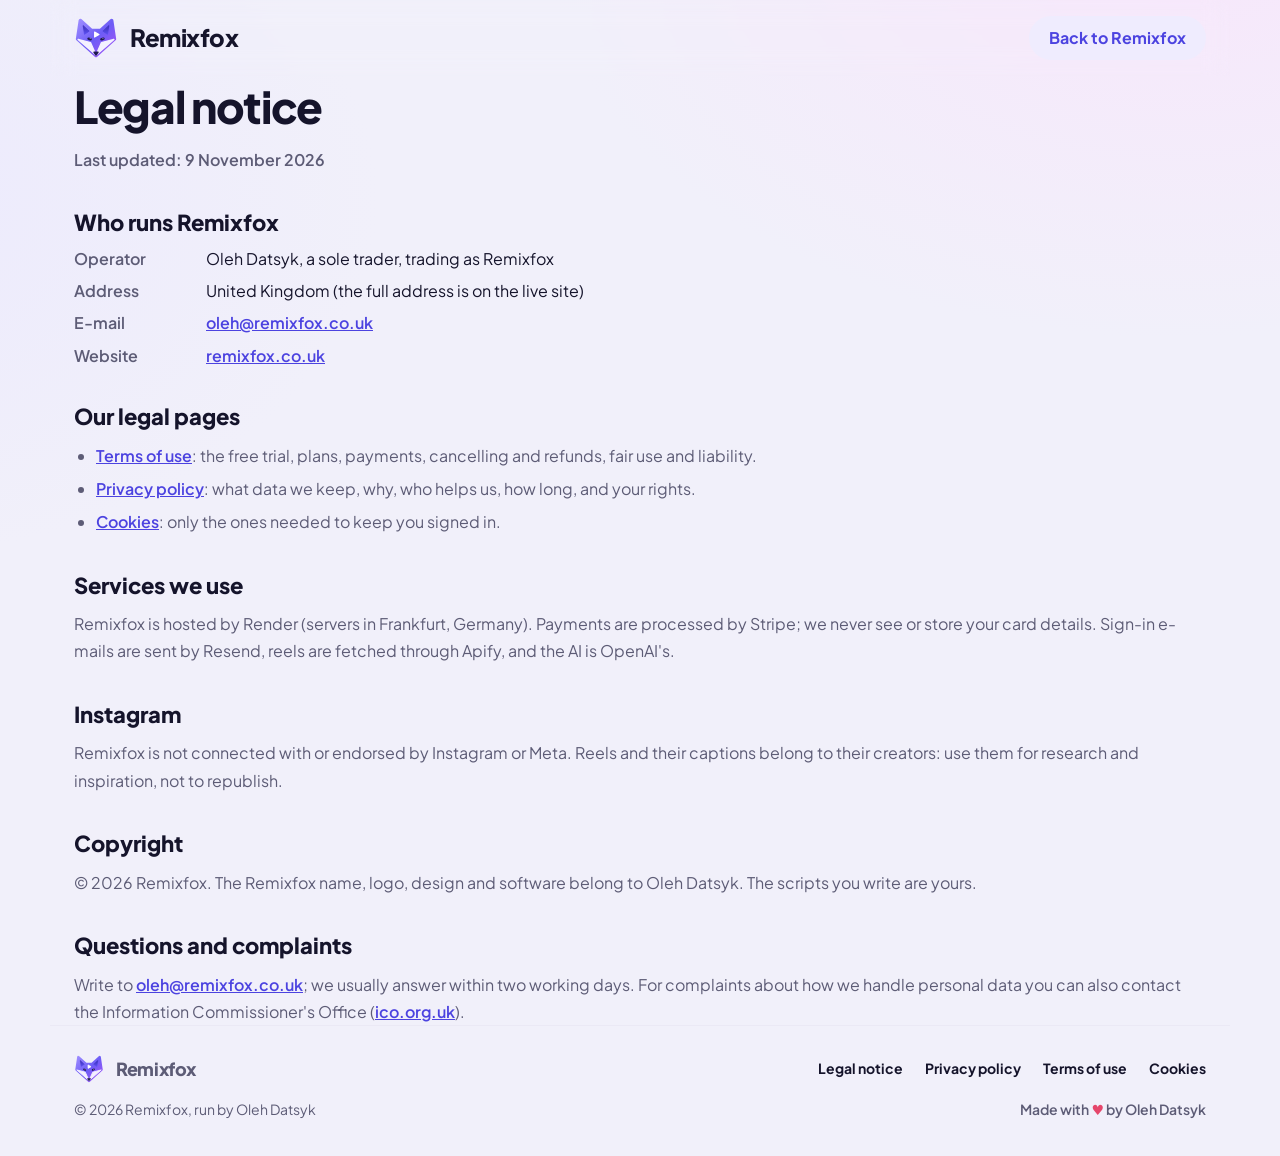
<file: public/legal.html>
<!doctype html>
<html lang="en-GB">
<head>
  <meta charset="utf-8">
  <meta name="viewport" content="width=device-width, initial-scale=1, viewport-fit=cover">
  <title>Legal notice · Remixfox</title>
  <meta name="description" content="Who runs Remixfox, how to contact us, and the legal pages.">
  <link rel="canonical" href="https://remixfox.co.uk/legal.html">
  <link rel="icon" href="logo.svg" type="image/svg+xml">
  <link rel="apple-touch-icon" href="apple-touch-icon.png">
  <link rel="preload" href="fonts/plus-jakarta-sans-latin.woff2" as="font" type="font/woff2" crossorigin>
  <link rel="stylesheet" href="styles.css">
  <link rel="stylesheet" href="welcome.css">
  <script>
    try {
      const t = localStorage.getItem('theme');
      if (t === 'light' || t === 'dark') document.documentElement.dataset.theme = t;
    } catch (e) {}
  </script>
</head>
<body class="welcome">
  <header class="w-top">
    <a class="w-brand" href="/" aria-label="Remixfox home"><img src="logo.svg" alt="" width="44" height="44"><span>Remixfox</span></a>
    <nav class="w-links" aria-label="Page"><a class="w-signin" href="/">Back to Remixfox</a></nav>
  </header>

  <main class="w-doc">
    <h1>Legal notice</h1>
    <p class="w-updated">Last updated: 9 November 2026</p>

    <h2 id="operator">Who runs Remixfox</h2>
    <dl class="w-facts">
      <div><dt>Operator</dt><dd>Oleh Datsyk, a sole trader, trading as Remixfox</dd></div>
      <div><dt>Address</dt><dd>United Kingdom (the full address is on the live site)</dd></div>
      <div><dt>E-mail</dt><dd><a href="mailto:oleh@remixfox.co.uk">oleh@remixfox.co.uk</a></dd></div>
      <div><dt>Website</dt><dd><a href="https://remixfox.co.uk">remixfox.co.uk</a></dd></div>
    </dl>

    <h2 id="documents">Our legal pages</h2>
    <ul>
      <li><a href="terms.html">Terms of use</a>: the free trial, plans, payments, cancelling and refunds, fair use and liability.</li>
      <li><a href="privacy.html">Privacy policy</a>: what data we keep, why, who helps us, how long, and your rights.</li>
      <li><a href="privacy.html#cookies">Cookies</a>: only the ones needed to keep you signed in.</li>
    </ul>

    <h2 id="providers">Services we use</h2>
    <p>Remixfox is hosted by Render (servers in Frankfurt, Germany). Payments are processed by Stripe; we never see or
      store your card details. Sign-in e-mails are sent by Resend, reels are fetched through Apify, and the AI is
      OpenAI's.</p>

    <h2 id="instagram">Instagram</h2>
    <p>Remixfox is not connected with or endorsed by Instagram or Meta. Reels and their captions belong to their
      creators: use them for research and inspiration, not to republish.</p>

    <h2 id="copyright">Copyright</h2>
    <p>© 2026 Remixfox. The Remixfox name, logo, design and software belong to Oleh Datsyk. The scripts you write are yours.</p>

    <h2 id="complaints">Questions and complaints</h2>
    <p>Write to <a href="mailto:oleh@remixfox.co.uk">oleh@remixfox.co.uk</a>; we usually answer within two working days. For complaints about
      how we handle personal data you can also contact the Information Commissioner's Office
      (<a href="https://ico.org.uk" rel="noopener">ico.org.uk</a>).</p>
  </main>

  <footer class="w-foot">
    <a class="w-brand w-foot-brand" href="/"><img src="logo.svg" alt="" width="30" height="30"><span>Remixfox</span></a>
    <nav aria-label="Legal">
      <a href="legal.html">Legal notice</a>
      <a href="privacy.html">Privacy policy</a>
      <a href="terms.html">Terms of use</a>
      <a href="privacy.html#cookies">Cookies</a>
    </nav>
    <div class="w-foot-bottom">
      <span>© 2026 Remixfox, run by Oleh Datsyk</span>
      <span class="w-credit">Made with <span class="w-heart" role="img" aria-label="love">♥</span> by Oleh Datsyk</span>
    </div>
  </footer>
</body>
</html>
</file>
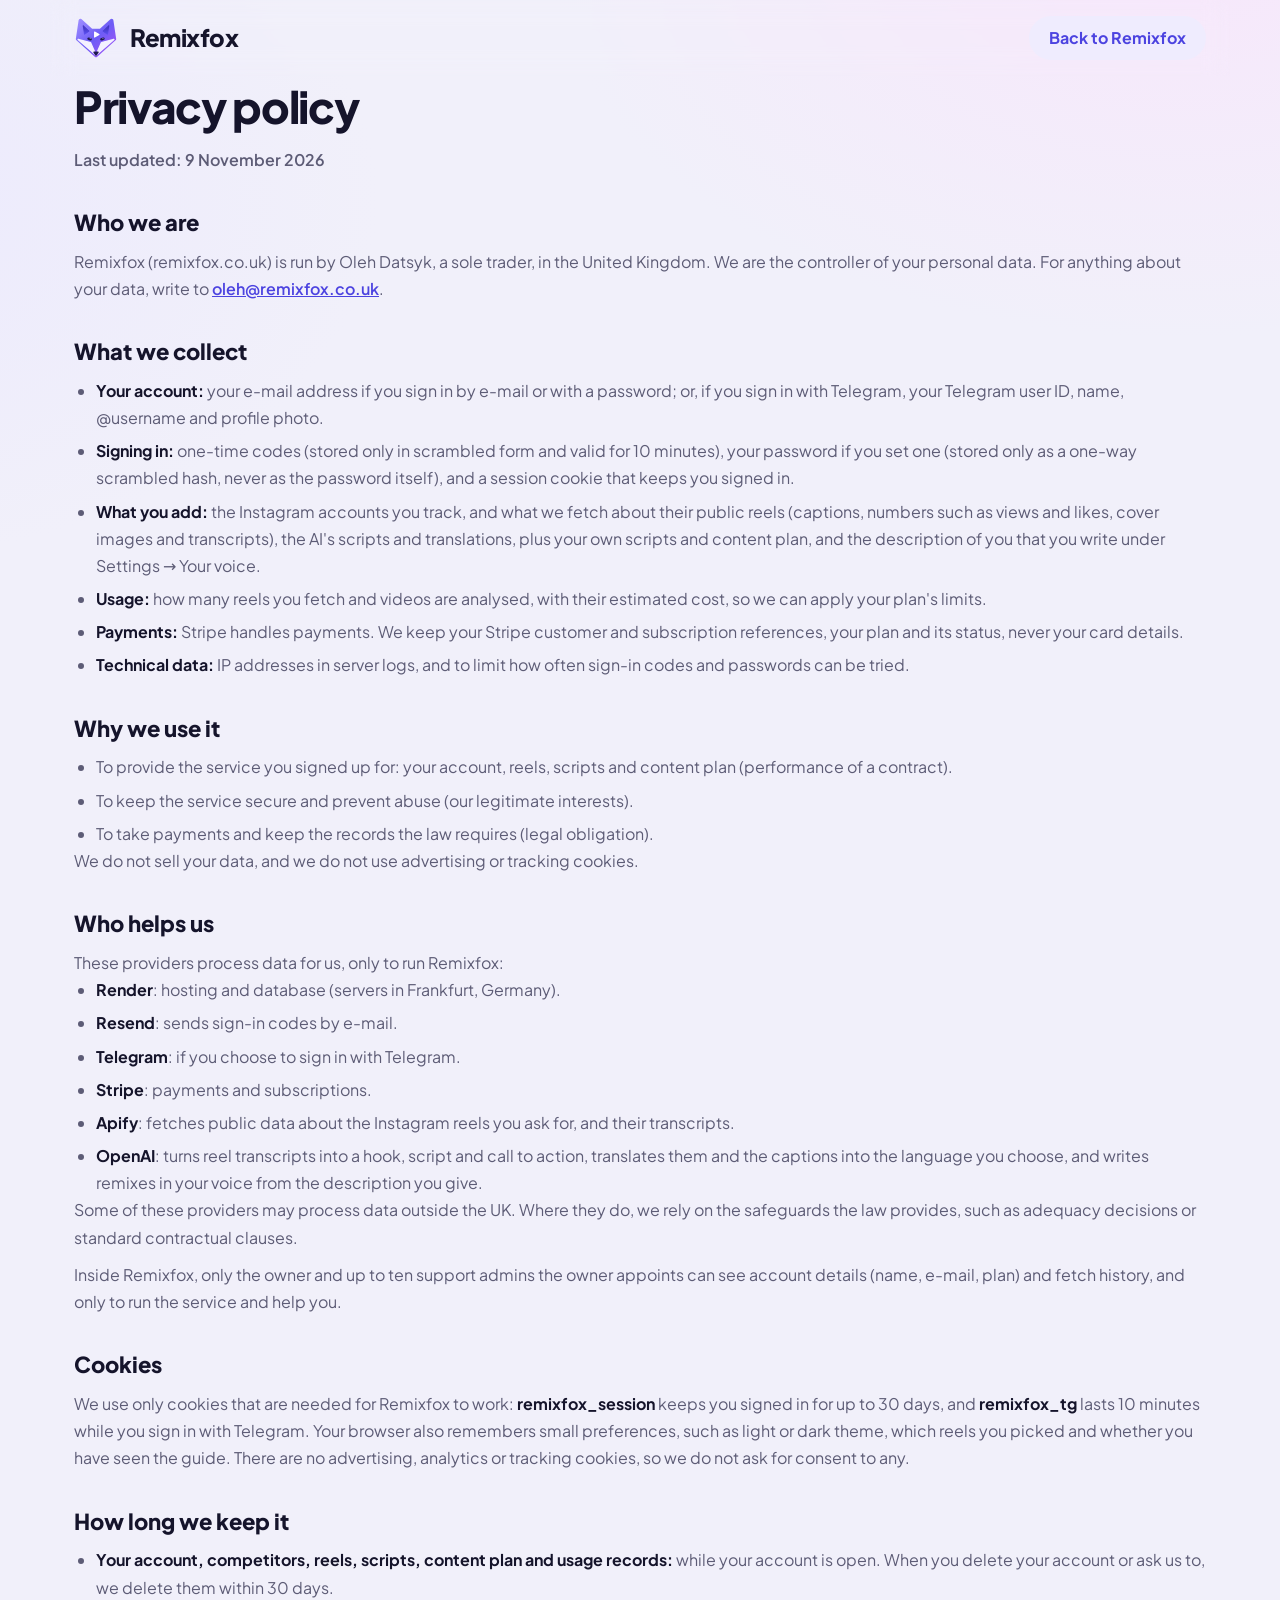
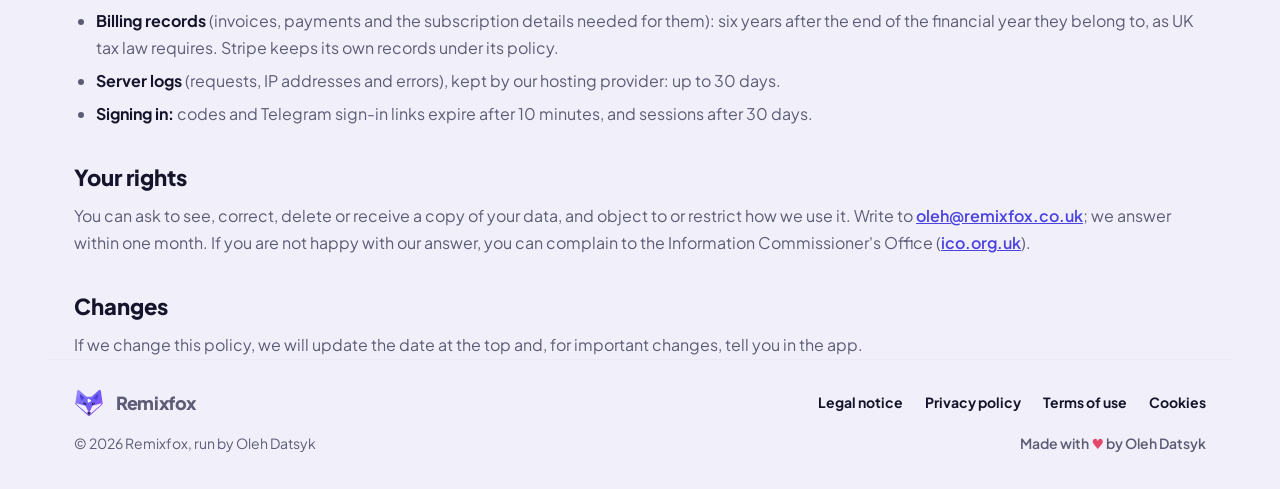
<file: public/privacy.html>
<!doctype html>
<html lang="en-GB">
<head>
  <meta charset="utf-8">
  <meta name="viewport" content="width=device-width, initial-scale=1, viewport-fit=cover">
  <title>Privacy policy · Remixfox</title>
  <meta name="description" content="How Remixfox collects, uses and protects your personal data.">
  <link rel="canonical" href="https://remixfox.co.uk/privacy.html">
  <link rel="icon" href="logo.svg" type="image/svg+xml">
  <link rel="apple-touch-icon" href="apple-touch-icon.png">
  <link rel="preload" href="fonts/plus-jakarta-sans-latin.woff2" as="font" type="font/woff2" crossorigin>
  <link rel="stylesheet" href="styles.css">
  <link rel="stylesheet" href="welcome.css">
  <script>
    try {
      const t = localStorage.getItem('theme');
      if (t === 'light' || t === 'dark') document.documentElement.dataset.theme = t;
    } catch (e) {}
  </script>
</head>
<body class="welcome">
  <header class="w-top">
    <a class="w-brand" href="/" aria-label="Remixfox home"><img src="logo.svg" alt="" width="44" height="44"><span>Remixfox</span></a>
    <nav class="w-links" aria-label="Page"><a class="w-signin" href="/">Back to Remixfox</a></nav>
  </header>

  <main class="w-doc">
    <h1>Privacy policy</h1>
    <p class="w-updated">Last updated: 9 November 2026</p>

    <h2 id="who">Who we are</h2>
    <p>Remixfox (remixfox.co.uk) is run by Oleh Datsyk, a sole trader, in the United Kingdom. We are the controller of your
      personal data. For anything about your data, write to <a href="mailto:oleh@remixfox.co.uk">oleh@remixfox.co.uk</a>.</p>

    <h2 id="collect">What we collect</h2>
    <ul>
      <li><b>Your account:</b> your e-mail address if you sign in by e-mail or with a password; or, if you sign in with
        Telegram, your Telegram user ID, name, @username and profile photo.</li>
      <li><b>Signing in:</b> one-time codes (stored only in scrambled form and valid for 10 minutes), your password if
        you set one (stored only as a one-way scrambled hash, never as the password itself), and a session cookie that
        keeps you signed in.</li>
      <li><b>What you add:</b> the Instagram accounts you track, and what we fetch about their public reels (captions,
        numbers such as views and likes, cover images and transcripts), the AI's scripts and translations, plus your
        own scripts and content plan, and the description of you that you write under Settings → Your voice.</li>
      <li><b>Usage:</b> how many reels you fetch and videos are analysed, with their estimated cost, so we can apply
        your plan's limits.</li>
      <li><b>Payments:</b> Stripe handles payments. We keep your Stripe customer and subscription references, your plan
        and its status, never your card details.</li>
      <li><b>Technical data:</b> IP addresses in server logs, and to limit how often sign-in codes and passwords can be
        tried.</li>
    </ul>

    <h2 id="why">Why we use it</h2>
    <ul>
      <li>To provide the service you signed up for: your account, reels, scripts and content plan (performance of a contract).</li>
      <li>To keep the service secure and prevent abuse (our legitimate interests).</li>
      <li>To take payments and keep the records the law requires (legal obligation).</li>
    </ul>
    <p>We do not sell your data, and we do not use advertising or tracking cookies.</p>

    <h2 id="processors">Who helps us</h2>
    <p>These providers process data for us, only to run Remixfox:</p>
    <ul>
      <li><b>Render</b>: hosting and database (servers in Frankfurt, Germany).</li>
      <li><b>Resend</b>: sends sign-in codes by e-mail.</li>
      <li><b>Telegram</b>: if you choose to sign in with Telegram.</li>
      <li><b>Stripe</b>: payments and subscriptions.</li>
      <li><b>Apify</b>: fetches public data about the Instagram reels you ask for, and their transcripts.</li>
      <li><b>OpenAI</b>: turns reel transcripts into a hook, script and call to action, translates them and the
        captions into the language you choose, and writes remixes in your voice from the description you give.</li>
    </ul>
    <p>Some of these providers may process data outside the UK. Where they do, we rely on the safeguards the law
      provides, such as adequacy decisions or standard contractual clauses.</p>
    <p>Inside Remixfox, only the owner and up to ten support admins the owner appoints can see account details (name,
      e-mail, plan) and fetch history, and only to run the service and help you.</p>

    <h2 id="cookies">Cookies</h2>
    <p>We use only cookies that are needed for Remixfox to work: <b>remixfox_session</b> keeps you signed in for up to
      30 days, and <b>remixfox_tg</b> lasts 10 minutes while you sign in with Telegram. Your browser also remembers small
      preferences, such as light or dark theme, which reels you picked and whether you have seen the guide. There are no
      advertising, analytics or tracking cookies, so we do not ask for consent to any.</p>

    <h2 id="retention">How long we keep it</h2>
    <ul>
      <li><b>Your account, competitors, reels, scripts, content plan and usage records:</b> while your account is open.
        When you delete your account or ask us to, we delete them within 30 days.</li>
      <li><b>Billing records</b> (invoices, payments and the subscription details needed for them): six years after the
        end of the financial year they belong to, as UK tax law requires. Stripe keeps its own records under its policy.</li>
      <li><b>Server logs</b> (requests, IP addresses and errors), kept by our hosting provider: up to 30 days.</li>
      <li><b>Signing in:</b> codes and Telegram sign-in links expire after 10 minutes, and sessions after 30 days.</li>
    </ul>

    <h2 id="rights">Your rights</h2>
    <p>You can ask to see, correct, delete or receive a copy of your data, and object to or restrict how we use it. Write
      to <a href="mailto:oleh@remixfox.co.uk">oleh@remixfox.co.uk</a>; we answer within one month. If you are not happy with our answer, you can
      complain to the Information Commissioner's Office (<a href="https://ico.org.uk" rel="noopener">ico.org.uk</a>).</p>

    <h2 id="changes">Changes</h2>
    <p>If we change this policy, we will update the date at the top and, for important changes, tell you in the app.</p>
  </main>

  <footer class="w-foot">
    <a class="w-brand w-foot-brand" href="/"><img src="logo.svg" alt="" width="30" height="30"><span>Remixfox</span></a>
    <nav aria-label="Legal">
      <a href="legal.html">Legal notice</a>
      <a href="privacy.html">Privacy policy</a>
      <a href="terms.html">Terms of use</a>
      <a href="privacy.html#cookies">Cookies</a>
    </nav>
    <div class="w-foot-bottom">
      <span>© 2026 Remixfox, run by Oleh Datsyk</span>
      <span class="w-credit">Made with <span class="w-heart" role="img" aria-label="love">♥</span> by Oleh Datsyk</span>
    </div>
  </footer>
</body>
</html>
</file>
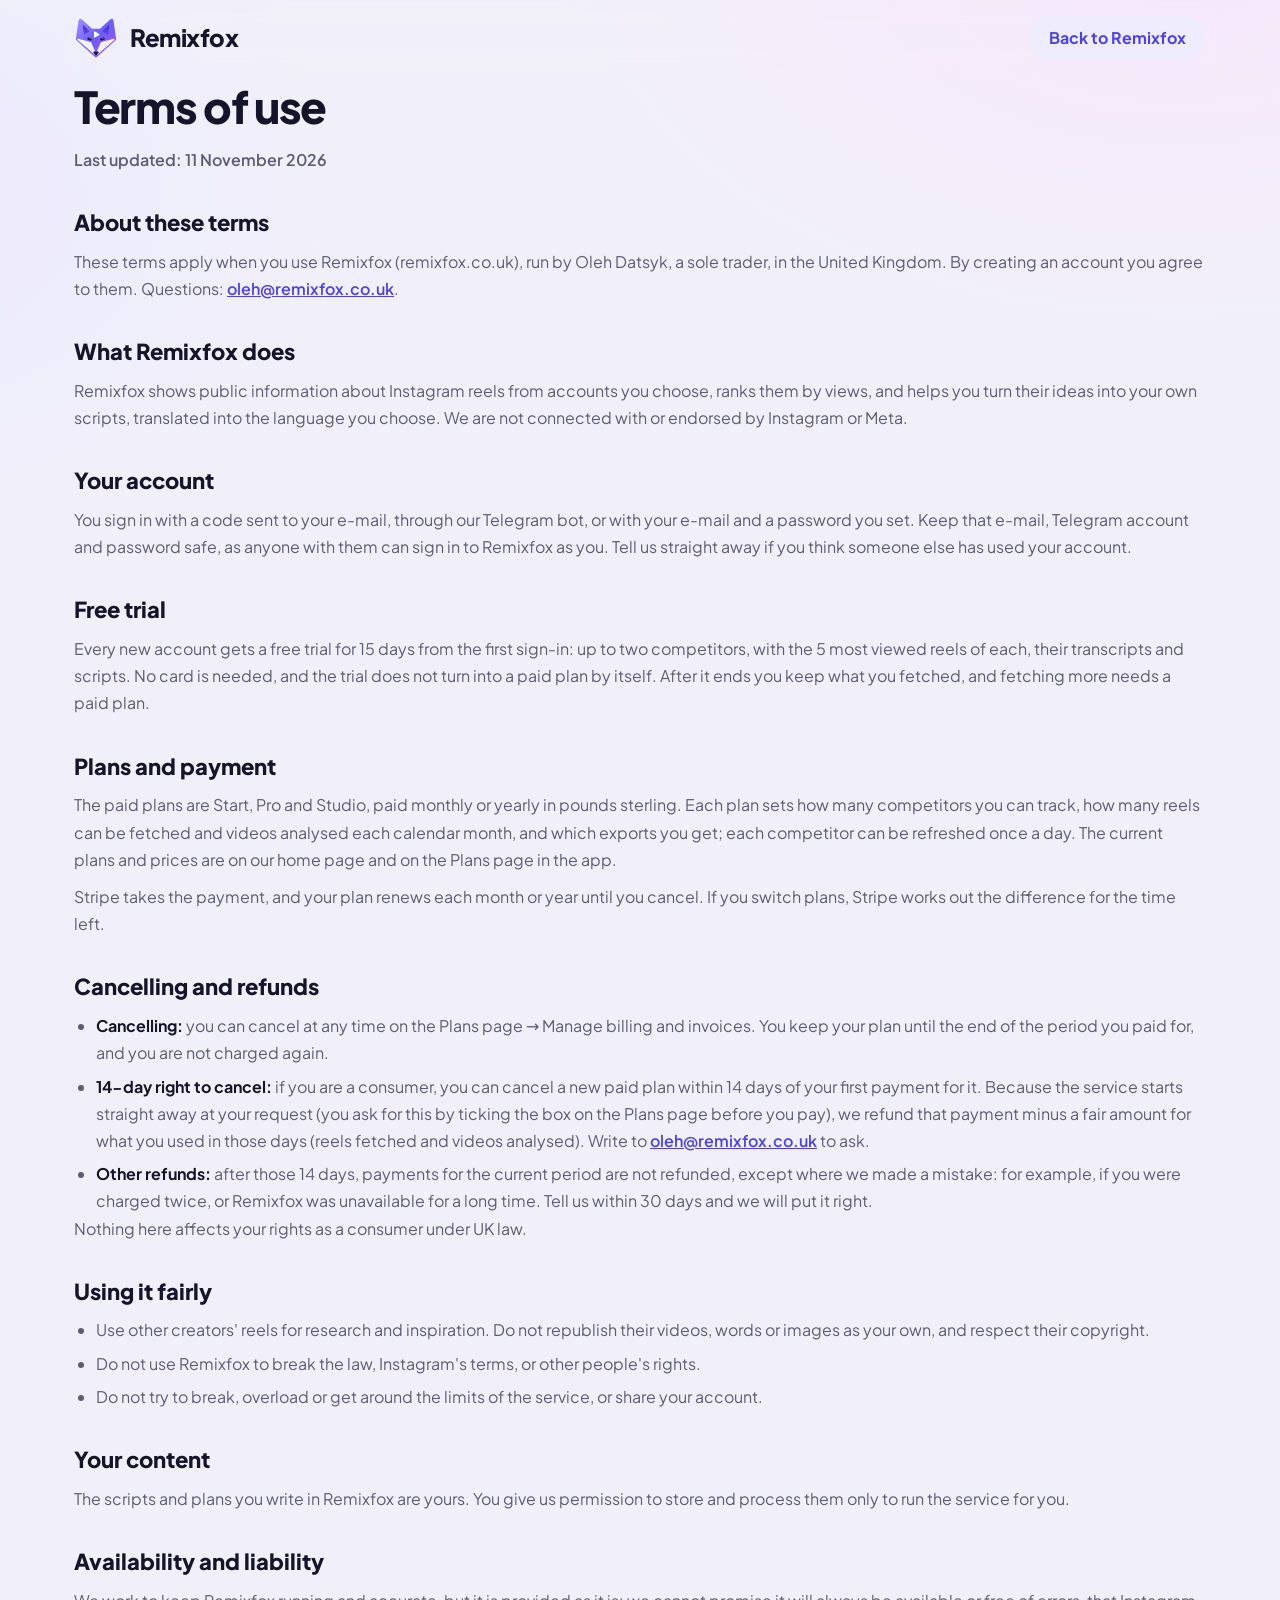
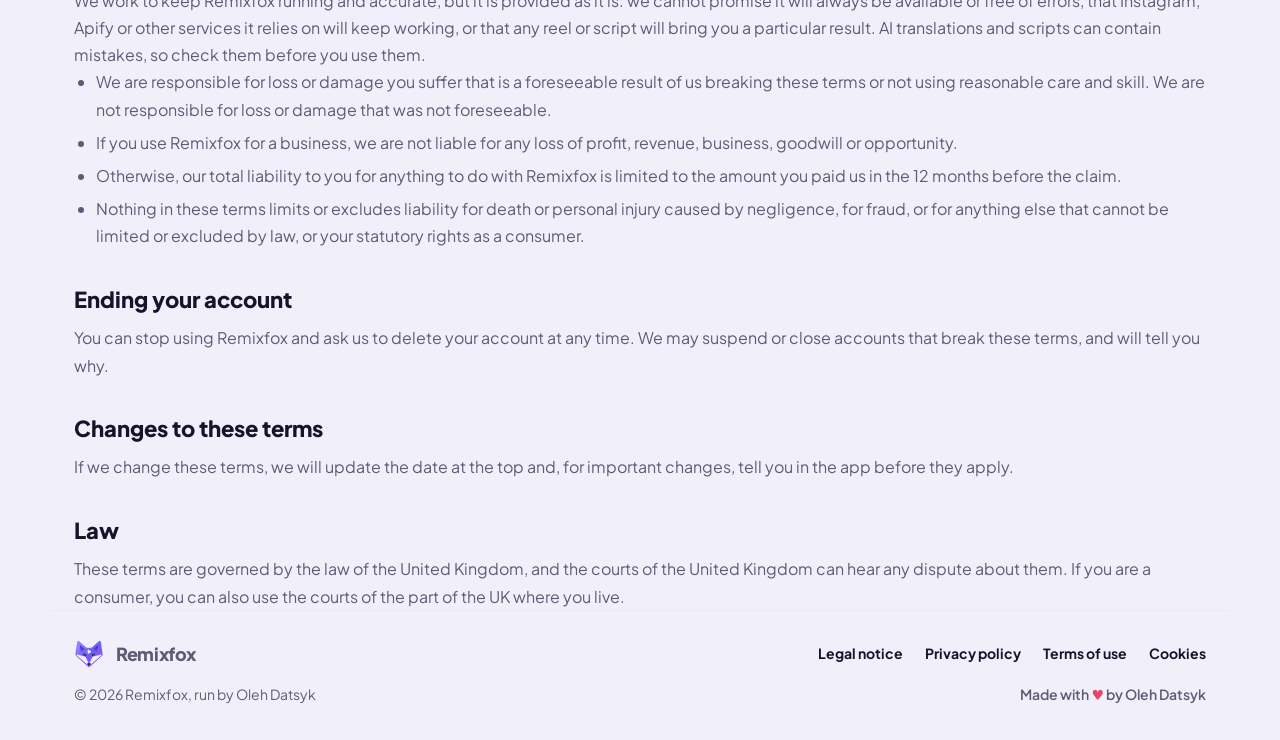
<file: public/terms.html>
<!doctype html>
<html lang="en-GB">
<head>
  <meta charset="utf-8">
  <meta name="viewport" content="width=device-width, initial-scale=1, viewport-fit=cover">
  <title>Terms of use · Remixfox</title>
  <meta name="description" content="The terms for using Remixfox: accounts, the free trial, plans and payments, cancelling and refunds, and fair use.">
  <link rel="canonical" href="https://remixfox.co.uk/terms.html">
  <link rel="icon" href="logo.svg" type="image/svg+xml">
  <link rel="apple-touch-icon" href="apple-touch-icon.png">
  <link rel="preload" href="fonts/plus-jakarta-sans-latin.woff2" as="font" type="font/woff2" crossorigin>
  <link rel="stylesheet" href="styles.css">
  <link rel="stylesheet" href="welcome.css">
  <script>
    try {
      const t = localStorage.getItem('theme');
      if (t === 'light' || t === 'dark') document.documentElement.dataset.theme = t;
    } catch (e) {}
  </script>
</head>
<body class="welcome">
  <header class="w-top">
    <a class="w-brand" href="/" aria-label="Remixfox home"><img src="logo.svg" alt="" width="44" height="44"><span>Remixfox</span></a>
    <nav class="w-links" aria-label="Page"><a class="w-signin" href="/">Back to Remixfox</a></nav>
  </header>

  <main class="w-doc">
    <h1>Terms of use</h1>
    <p class="w-updated">Last updated: 11 November 2026</p>

    <h2 id="about">About these terms</h2>
    <p>These terms apply when you use Remixfox (remixfox.co.uk), run by Oleh Datsyk, a sole trader, in the United Kingdom. By
      creating an account you agree to them. Questions: <a href="mailto:oleh@remixfox.co.uk">oleh@remixfox.co.uk</a>.</p>

    <h2 id="service">What Remixfox does</h2>
    <p>Remixfox shows public information about Instagram reels from accounts you choose, ranks them by views, and
      helps you turn their ideas into your own scripts, translated into the language you choose. We are not connected
      with or endorsed by Instagram or Meta.</p>

    <h2 id="account">Your account</h2>
    <p>You sign in with a code sent to your e-mail, through our Telegram bot, or with your e-mail and a password you set.
      Keep that e-mail, Telegram account and password safe, as anyone with them can sign in to Remixfox as you. Tell us
      straight away if you think someone else has used your account.</p>

    <h2 id="trial">Free trial</h2>
    <p>Every new account gets a free trial for 15 days from the first sign-in: up to two competitors, with the 5 most
      viewed reels of each, their transcripts and scripts. No card is needed, and the trial does not turn into a paid
      plan by itself. After it ends you keep what you fetched, and fetching more needs a paid plan.</p>

    <h2 id="plans">Plans and payment</h2>
    <p>The paid plans are Start, Pro and Studio, paid monthly or yearly in pounds sterling. Each plan sets how many
      competitors you can track, how many reels can be fetched and videos analysed each calendar month, and which
      exports you get; each competitor can be refreshed once a day. The current plans and prices are on our home page
      and on the Plans page in the app.</p>
    <p>Stripe takes the payment, and your plan renews each month or year until you cancel. If you switch plans, Stripe
      works out the difference for the time left.</p>

    <h2 id="cancel">Cancelling and refunds</h2>
    <ul>
      <li><b>Cancelling:</b> you can cancel at any time on the Plans page → Manage billing and invoices. You keep your plan
        until the end of the period you paid for, and you are not charged again.</li>
      <li><b>14-day right to cancel:</b> if you are a consumer, you can cancel a new paid plan within 14 days of your first
        payment for it. Because the service starts straight away at your request (you ask for this by ticking the box on the Plans
        page before you pay), we refund that payment minus a fair
        amount for what you used in those days (reels fetched and videos analysed). Write to
        <a href="mailto:oleh@remixfox.co.uk">oleh@remixfox.co.uk</a> to ask.</li>
      <li><b>Other refunds:</b> after those 14 days, payments for the current period are not refunded, except where we
        made a mistake: for example, if you were charged twice, or Remixfox was unavailable for a long time. Tell us within
        30 days and we will put it right.</li>
    </ul>
    <p>Nothing here affects your rights as a consumer under UK law.</p>

    <h2 id="fair-use">Using it fairly</h2>
    <ul>
      <li>Use other creators' reels for research and inspiration. Do not republish their videos, words or images as
        your own, and respect their copyright.</li>
      <li>Do not use Remixfox to break the law, Instagram's terms, or other people's rights.</li>
      <li>Do not try to break, overload or get around the limits of the service, or share your account.</li>
    </ul>

    <h2 id="content">Your content</h2>
    <p>The scripts and plans you write in Remixfox are yours. You give us permission to store and process them only to
      run the service for you.</p>

    <h2 id="liability">Availability and liability</h2>
    <p>We work to keep Remixfox running and accurate, but it is provided as it is: we cannot promise it will always be
      available or free of errors, that Instagram, Apify or other services it relies on will keep working, or that any
      reel or script will bring you a particular result. AI translations and scripts can contain mistakes, so check them
      before you use them.</p>
    <ul>
      <li>We are responsible for loss or damage you suffer that is a foreseeable result of us breaking these terms or not
        using reasonable care and skill. We are not responsible for loss or damage that was not foreseeable.</li>
      <li>If you use Remixfox for a business, we are not liable for any loss of profit, revenue, business, goodwill or
        opportunity.</li>
      <li>Otherwise, our total liability to you for anything to do with Remixfox is limited to the amount you paid us in
        the 12 months before the claim.</li>
      <li>Nothing in these terms limits or excludes liability for death or personal injury caused by negligence, for
        fraud, or for anything else that cannot be limited or excluded by law, or your statutory rights as a consumer.</li>
    </ul>

    <h2 id="ending">Ending your account</h2>
    <p>You can stop using Remixfox and ask us to delete your account at any time. We may suspend or close accounts that
      break these terms, and will tell you why.</p>

    <h2 id="changes">Changes to these terms</h2>
    <p>If we change these terms, we will update the date at the top and, for important changes, tell you in the app
      before they apply.</p>

    <h2 id="law">Law</h2>
    <p>These terms are governed by the law of the United Kingdom, and the courts of the United Kingdom can hear any
      dispute about them. If you are a consumer, you can also use the courts of the part of the UK where you live.</p>
  </main>

  <footer class="w-foot">
    <a class="w-brand w-foot-brand" href="/"><img src="logo.svg" alt="" width="30" height="30"><span>Remixfox</span></a>
    <nav aria-label="Legal">
      <a href="legal.html">Legal notice</a>
      <a href="privacy.html">Privacy policy</a>
      <a href="terms.html">Terms of use</a>
      <a href="privacy.html#cookies">Cookies</a>
    </nav>
    <div class="w-foot-bottom">
      <span>© 2026 Remixfox, run by Oleh Datsyk</span>
      <span class="w-credit">Made with <span class="w-heart" role="img" aria-label="love">♥</span> by Oleh Datsyk</span>
    </div>
  </footer>
</body>
</html>
</file>
<file: public/styles.css>
/* ---------- Font (our own copy, preloaded in index.html; licence in fonts/OFL.txt) ---------- */
@font-face {
  font-family: "Plus Jakarta Sans";
  font-style: normal;
  font-weight: 400 800;
  font-display: swap;
  src: url("fonts/plus-jakarta-sans-latin.woff2") format("woff2");
}

/* ---------- Tokens ---------- */
:root {
  --bg: #f1f0fa;
  --surface: #fcfbfe;
  --panel-border: #e4e2f0;
  --text: #15142b;
  --muted: #5d5c76;
  --border: #ebe9f5;
  --input-border: #e4e2f0;
  --primary: #5b4ff0;
  --primary-2: #7466f6;
  --soft: #efecfe;
  --soft-hover: #e5e1fd;
  --soft-text: #4c43e0;
  --remix: #8338e6;
  --nav-active-bg: #ecebfd;
  --nav-active-text: #4338ca;
  --sun-bg: #fdf1df;
  --sun: #f5a524;
  --blob-a: #f7e7fb;
  --blob-b: #eceafd;
  --shadow: 0 1px 2px rgba(35, 25, 110, 0.04), 0 8px 24px rgba(35, 25, 110, 0.05);
  --shadow-btn: 0 10px 22px rgba(91, 79, 240, 0.28);
  --toast-bg: #15142b;
  --toast-text: #ffffff;
  --danger: #d93a41;
  --success: #12a150;
  --placeholder: #a9a7bf;
  --skeleton: #ebe9f5;
  --skeleton-shine: #f6f5fb;
  color-scheme: light;
}

/* The design reference is light, so dark mode is opt-in via the toggle only. */
:root[data-theme="dark"] {
  --bg: #0c0b17;
  --surface: #15142a;
  --panel-border: #29274c;
  --text: #f2f1ff;
  --muted: #a4a2c3;
  --border: #262446;
  --input-border: #2e2c52;
  --soft: #23204a;
  --soft-hover: #2c2858;
  --soft-text: #b7afff;
  --remix: #c49bff;
  --nav-active-bg: #252152;
  --nav-active-text: #c3bcff;
  --sun-bg: #23204a;
  --sun: #c3bcff;
  --blob-a: #2a1d43;
  --blob-b: #1c1a3a;
  --shadow: 0 1px 2px rgba(0, 0, 0, 0.3), 0 14px 36px rgba(0, 0, 0, 0.35);
  --toast-bg: #f2f1ff;
  --toast-text: #15142b;
  --danger: #ff7a80;
  --success: #4ade80;
  --placeholder: #5f5d80;
  --skeleton: #1d1b38;
  --skeleton-shine: #26244a;
  color-scheme: dark;
}

/* ---------- Base ---------- */
*, *::before, *::after { box-sizing: border-box; }

html, body { height: 100%; }

body {
  margin: 0;
  background: var(--bg);
  color: var(--text);
  font-family: "Plus Jakarta Sans", ui-sans-serif, system-ui, -apple-system, "Segoe UI", sans-serif;
  font-size: 16px;
  line-height: 1.4;
  -webkit-font-smoothing: antialiased;
}

button, input { font: inherit; color: inherit; }
button { cursor: pointer; }
h1, h2, h3, p { margin: 0; }
ul { list-style: none; margin: 0; padding: 0; }
[hidden] { display: none !important; }

.icon { width: 22px; height: 22px; flex: none; }

:focus-visible { outline: 3px solid var(--primary-2); outline-offset: 2px; }

.visually-hidden {
  position: absolute; width: 1px; height: 1px; margin: -1px; padding: 0;
  overflow: hidden; clip: rect(0 0 0 0); white-space: nowrap; border: 0;
}

/* ---------- Layout ---------- */
.app {
  display: grid;
  grid-template-columns: 293px minmax(0, 1fr) 406px;
  gap: 3px;
  height: 100vh;
  height: 100dvh;
  padding: 13px 12px 14px;
}

.panel {
  background: var(--surface);
  border: 1px solid var(--panel-border);
  border-radius: 26px;
  box-shadow: var(--shadow);
  overflow: auto;
  scrollbar-width: thin;
  scrollbar-color: var(--border) transparent;
}

/* ---------- Buttons ---------- */
.btn {
  display: inline-flex;
  align-items: center;
  justify-content: center;
  gap: 12px;
  border: 0;
  font-weight: 700;
  white-space: nowrap;
  transition: background-color 0.15s ease, transform 0.15s ease, box-shadow 0.15s ease, filter 0.15s ease;
}
.btn:active { transform: translateY(1px); }

.btn-primary {
  width: 100%;
  height: 63px;
  border-radius: 16px;
  color: #fff;
  font-size: 22px;
  background: linear-gradient(90deg, #5546ee, #6f60f6);
  box-shadow: var(--shadow-btn);
}
.btn-primary:hover { filter: brightness(1.06); }

.btn-soft {
  height: 68px;
  padding: 0 38px;
  border-radius: 999px;
  background: var(--soft);
  color: var(--soft-text);
  font-size: 24px;
  font-weight: 600;
  gap: 16px;
}
.btn-soft:hover { background: var(--soft-hover); }
.btn-soft .icon { width: 28px; height: 28px; }
.btn-soft.is-spinning .icon { animation: spin 0.8s linear infinite; }

.btn-gradient {
  flex: none;
  width: 100%;
  height: 72px;
  border-radius: 18px;
  color: #fff;
  font-size: 22px;
  font-weight: 600;
  background: linear-gradient(90deg, #a06cf5 0%, #7a5cf4 45%, #5b4ff0 100%);
  box-shadow: var(--shadow-btn);
}
.btn-gradient:hover { filter: brightness(1.06); }

@keyframes spin { to { transform: rotate(360deg); } }

/* ---------- Sidebar ---------- */
.sidebar {
  position: relative;
  display: flex;
  flex-direction: column;
  padding: 49px 18px 30px 28px;
}
/* Plans and prices, from every screen: a pill beside the logo (in the top bar on phones). */
.plans-pill {
  position: absolute;
  top: 56px;
  right: 18px;
  display: inline-flex;
  align-items: center;
  gap: 6px;
  height: 36px;
  padding: 0 14px 0 10px;
  border: 1px solid color-mix(in srgb, var(--primary-2) 35%, transparent);
  border-radius: 999px;
  background: var(--soft);
  color: var(--soft-text);
  font-size: 14px;
  font-weight: 700;
  transition: background-color 0.2s ease, transform 0.2s ease;
}
.plans-pill .icon { width: 16px; height: 16px; }
.plans-pill:hover { background: var(--soft-hover); transform: translateY(-1px); }

.brand {
  display: flex;
  flex-direction: column;
  align-items: flex-start;
  gap: 8px;
  padding-left: 24px;
  margin-bottom: 38px;
}
.brand-logo { width: 84px; height: auto; display: block; }
a.brand { color: inherit; text-decoration: none; border-radius: 18px; }
/* The owner and admins have one more tab (Admin): the menu tightens a little so it fits. */
@media (min-width: 1101px) {
  html.is-staff .brand { margin-bottom: 26px; }
  html.is-staff .nav { gap: 6px; }
  html.is-staff .sidebar .nav-item, html.is-staff .sidebar .nav-item[data-view="plan"] { height: 54px; }
}
a.brand:hover .brand-name { color: var(--soft-text); }
.brand-name { font-size: 28px; font-weight: 800; letter-spacing: -0.02em; }

.nav { display: flex; flex-direction: column; gap: 8px; }

.nav-item {
  display: flex;
  align-items: center;
  gap: 18px;
  height: 62px;
  padding: 0 22px;
  border: 0;
  border-radius: 999px;
  background: transparent;
  font-size: 21px;
  font-weight: 500;
  text-align: left;
  transition: background-color 0.15s ease, color 0.15s ease;
}
.nav-item .icon { width: 32px; height: 32px; }
.nav-item { white-space: nowrap; }
.nav-item[data-view="plan"] { gap: 14px; padding-right: 12px; }
.nav-count {
  margin-left: auto;
  min-width: 22px;
  padding: 1px 6px;
  border-radius: 999px;
  background: var(--primary);
  color: #fff;
  font-size: 13px;
  font-weight: 700;
  line-height: 1.5;
  text-align: center;
}
.nav-item:hover { background: var(--soft); }
.nav-phone { display: none; }
.nav-item.is-active {
  background: var(--nav-active-bg);
  color: var(--nav-active-text);
  font-weight: 600;
}

.divider {
  border: 0;
  border-top: 1px solid var(--border);
  margin: 34px 4px 34px 8px;
}

.add-competitor { padding: 0 0 0 9px; }
.add-competitor h2 { font-size: 24px; font-weight: 800; letter-spacing: -0.02em; margin-bottom: 12px; }
.add-competitor p { color: var(--muted); font-size: 19px; line-height: 1.6; margin-bottom: 18px; max-width: 232px; }

#competitor-form { display: flex; flex-direction: column; gap: 27px; }

#competitor-form input {
  width: 100%;
  height: 62px;
  padding: 0 16px;
  border: 1px solid var(--input-border);
  border-radius: 16px;
  background: var(--surface);
  font-size: 18px;
  font-weight: 500;
  text-overflow: ellipsis;
  transition: border-color 0.15s ease, box-shadow 0.15s ease;
}
#competitor-form input::placeholder { color: var(--placeholder); opacity: 1; }
#competitor-form input:focus { outline: none; border-color: var(--primary-2); box-shadow: 0 0 0 4px var(--soft); }
#competitor-form input[aria-invalid="true"] { border-color: #e5484d; }

.sidebar-footer {
  margin-top: auto;
  padding: 32px 5px 0 8px;
  display: flex;
  align-items: center;
  justify-content: space-between;
}

.settings {
  display: inline-flex;
  align-items: center;
  gap: 14px;
  padding: 8px 0;
  border: 0;
  background: none;
  color: var(--muted);
  font-size: 19px;
  font-weight: 500;
}
.settings .icon { width: 34px; height: 34px; color: var(--text); }
.settings:hover { color: var(--text); }

.theme-toggle {
  display: grid;
  place-items: center;
  width: 60px;
  height: 60px;
  border: 0;
  border-radius: 50%;
  background: var(--sun-bg);
  color: var(--sun);
}
.theme-toggle .icon { width: 28px; height: 28px; }

/* ---------- Feed ---------- */
.feed {
  position: relative;
  padding: 40px 34px 34px;
  isolation: isolate;
}

.blob {
  position: absolute;
  top: -70px;
  right: 40px;
  width: 360px;
  height: 260px;
  border-radius: 60px;
  background: linear-gradient(135deg, var(--blob-a), var(--blob-b));
  transform: rotate(-28deg) skewX(-8deg);
  opacity: 0.8;
  pointer-events: none;
  z-index: -1;
}

.feed-header {
  display: flex;
  align-items: flex-start;
  justify-content: space-between;
  gap: 20px;
  margin-bottom: 33px;
}
.feed-header .btn-soft { margin: -4px 5px 0 0; }
.header-actions { display: flex; align-items: center; gap: 14px; flex: none; }

/* Most viewed / Latest */
.sort-toggle {
  display: inline-flex;
  margin-top: -4px;
  padding: 4px;
  border-radius: 999px;
  background: var(--soft);
}
.sort-toggle button {
  height: 46px;
  padding: 0 14px;
  border: 0;
  border-radius: 999px;
  background: transparent;
  color: var(--soft-text);
  font-size: 15px;
  font-weight: 600;
  transition: background-color 0.25s ease, color 0.25s ease, box-shadow 0.25s ease;
}
.sort-toggle button[aria-pressed="true"] {
  background: var(--surface);
  color: var(--text);
  box-shadow: 0 2px 8px rgba(20, 15, 60, 0.12);
}
.feed-header h1 { font-size: 46px; font-weight: 800; letter-spacing: -0.015em; line-height: 1.1; margin-bottom: 10px; }
.subtitle { color: var(--muted); font-size: 22.5px; font-weight: 500; white-space: nowrap; overflow: hidden; text-overflow: ellipsis; }
.feed-header > div:first-child { min-width: 0; }
#plan-subtitle { white-space: normal; } /* the export buttons share the line */

.reel-grid {
  display: grid;
  grid-template-columns: repeat(auto-fill, minmax(200px, 1fr));
  gap: 22px 32px;
}

.reel { display: flex; flex-direction: column; gap: 16px; }

/* Shared cover (grid cards and preview). The photo sits in .cover-img and fades
   in once it has loaded, so cards never flash or pop. */
.cover {
  position: relative;
  overflow: hidden;
  background: linear-gradient(160deg, #2a2747, #1b1932);
  color: #fff;
}
.cover-img {
  position: absolute;
  inset: 0;
  background: center / cover no-repeat;
  opacity: 0;
  transition: opacity 0.4s ease, transform 0.6s cubic-bezier(0.2, 0.7, 0.2, 1);
  backface-visibility: hidden;
}
.cover-img.is-loaded { opacity: 1; }
/* A soft shade at the top and bottom keeps badges readable on bright covers. */
.reel-cover::after,
.preview-cover::after {
  content: "";
  position: absolute;
  inset: 0;
  background: linear-gradient(180deg, rgba(10, 8, 25, 0.28) 0%, transparent 22%, transparent 70%, rgba(10, 8, 25, 0.4) 100%);
  box-shadow: inset 0 0 0 1px rgba(255, 255, 255, 0.06);
  border-radius: inherit;
  pointer-events: none;
}

/* Placeholders while reels load */
.skeleton .reel-cover,
.skeleton .btn-remix,
.preview-cover.is-loading {
  background: linear-gradient(100deg, var(--skeleton) 30%, var(--skeleton-shine) 50%, var(--skeleton) 70%) 0 0 / 300% 100%;
  box-shadow: none;
  animation: shimmer 1.4s ease-in-out infinite;
}
.skeleton .reel-cover { display: block; }
.skeleton .btn-remix { display: block; }
.preview-cover.is-loading > *:not(.cover-img) { visibility: hidden; }
@keyframes shimmer { from { background-position: 100% 0; } to { background-position: 0 0; } }

/* Cards fade up once, in a gentle stagger on the first load */
.reel.is-entering { animation: card-in 0.45s cubic-bezier(0.2, 0.7, 0.2, 1) both; animation-delay: calc(var(--i, 0) * 35ms); }
@keyframes card-in { from { opacity: 0; transform: translateY(10px); } to { opacity: 1; transform: none; } }

.loading-note { margin-top: 8px; color: var(--muted); font-size: 16px; font-weight: 500; animation: fade-in 0.3s ease; }
.view:not([hidden]) { animation: fade-in 0.25s ease; }
@keyframes fade-in { from { opacity: 0; } to { opacity: 1; } }

.reel-cover {
  display: block;
  width: 100%;
  aspect-ratio: 230 / 296;
  padding: 0;
  border: 0;
  border-radius: 18px;
  text-align: left;
  box-shadow: 0 8px 20px rgba(20, 15, 60, 0.14);
  transition: transform 0.35s cubic-bezier(0.2, 0.7, 0.2, 1), box-shadow 0.35s cubic-bezier(0.2, 0.7, 0.2, 1);
}
.reel-cover:hover { transform: translateY(-4px); box-shadow: 0 16px 30px rgba(20, 15, 60, 0.22); }
.reel-cover:hover .cover-img { transform: scale(1.045); }
.reel-cover:active { transform: translateY(-1px) scale(0.99); }
.reel.is-selected .reel-cover { outline: 3px solid var(--primary-2); outline-offset: 3px; }

/* Shows which reels have a transcript or a British English version. */
.card-badge-slot {
  position: absolute;
  top: 8px;
  left: 8px;
  right: 52px;
  z-index: 1;
  display: flex;
  flex-wrap: wrap;
  gap: 5px;
}
.card-badge {
  padding: 5px 10px;
  border-radius: 10px;
  background: rgba(18, 17, 30, 0.58);
  -webkit-backdrop-filter: blur(10px);
  backdrop-filter: blur(10px);
  font-size: 14px;
  font-weight: 700;
  line-height: 1.2;
}
.card-badge.is-done { background: rgba(91, 79, 240, 0.85); }

/* Rank by views among the reels in the feed: 🥇🥈🥉 for the top three. */
.rank-badge {
  padding: 4px 9px;
  border-radius: 10px;
  background: rgba(18, 17, 30, 0.62);
  -webkit-backdrop-filter: blur(10px);
  backdrop-filter: blur(10px);
  font-size: 14px;
  font-weight: 800;
  line-height: 1.3;
  font-variant-numeric: tabular-nums;
}
.rank-badge.is-top { background: rgba(255, 255, 255, 0.94); color: #1d1a33; }
.rank-badge.is-last { background: rgba(217, 58, 65, 0.88); }

/* Views compared with the most viewed reel. */
.pop-bar {
  position: absolute;
  left: 0;
  right: 0;
  bottom: 0;
  z-index: 1;
  height: 4px;
  background: rgba(255, 255, 255, 0.16);
}
.pop-bar i {
  display: block;
  height: 100%;
  width: 0;
  background: linear-gradient(90deg, #a06cf5, #7b6cff);
  transition: width 0.7s cubic-bezier(0.2, 0.7, 0.2, 1);
}

/* Quick "add to content plan" on each card (shows the status once added). */
.reel { position: relative; }
.card-plan {
  position: absolute;
  top: 8px;
  right: 8px;
  z-index: 2;
  display: grid;
  place-items: center;
  width: 36px;
  height: 36px;
  padding: 0;
  border: 0;
  border-radius: 12px;
  background: rgba(18, 17, 30, 0.58);
  -webkit-backdrop-filter: blur(10px);
  backdrop-filter: blur(10px);
  color: #fff;
  font-size: 17px;
  line-height: 1;
  opacity: 0.92;
  transition: transform 0.15s ease, background-color 0.15s ease, opacity 0.15s ease;
}
.card-plan .icon { width: 20px; height: 20px; }
.card-plan:hover { transform: scale(1.08); background: var(--primary); opacity: 1; }
.card-plan.is-planned { background: rgba(255, 255, 255, 0.92); }
.card-plan.is-planned:hover { background: #fff; }

.views {
  position: absolute;
  left: 8px;
  bottom: 8px;
  z-index: 1;
  display: inline-flex;
  align-items: center;
  gap: 10px;
  padding: 9px 16px 9px 13px;
  border-radius: 14px;
  background: rgba(18, 17, 30, 0.58);
  -webkit-backdrop-filter: blur(10px);
  backdrop-filter: blur(10px);
  font-size: 21px;
  font-weight: 600;
  line-height: 1.2;
  letter-spacing: -0.01em;
}
.views .icon { width: 20px; height: 20px; }

.reel-title {
  display: -webkit-box;
  -webkit-line-clamp: 2;
  -webkit-box-orient: vertical;
  overflow: hidden;
  min-height: 2.8em;
  margin: -4px 4px -2px;
  font-size: 15px;
  font-weight: 700;
  line-height: 1.4;
}

.btn-remix {
  height: 64px;
  border-radius: 999px;
  background: var(--soft);
  color: var(--remix);
  font-size: 20px;
  font-weight: 600;
  gap: 10px;
}
.btn-remix:hover { background: var(--soft-hover); }
.btn-remix .icon { width: 26px; height: 26px; }

/* Competitors view */
/* ---------- Content plan: Kanban board ---------- */
.kanban { display: grid; grid-template-columns: repeat(3, minmax(0, 1fr)); gap: 14px; align-items: start; }
.kanban-col {
  display: flex;
  flex-direction: column;
  gap: 10px;
  min-height: 240px;
  padding: 12px;
  border: 2px dashed transparent;
  border-radius: 20px;
  background: var(--bg);
  transition: border-color 0.2s ease, background-color 0.2s ease;
}
.kanban-col.is-over { border-color: var(--primary-2); background: var(--soft); }
.kanban-head { display: flex; align-items: center; gap: 8px; padding: 2px 4px; font-size: 16px; font-weight: 800; }
.kanban-head b { margin-left: auto; min-width: 26px; padding: 1px 8px; border-radius: 999px; background: var(--surface); color: var(--muted); font-size: 13px; text-align: center; }
.kanban-list { display: flex; flex-direction: column; gap: 10px; min-height: 120px; }
.kanban-list:empty::after {
  content: "Drop reels here";
  display: grid;
  place-items: center;
  height: 110px;
  border-radius: 14px;
  color: var(--muted);
  font-size: 14px;
  font-weight: 600;
}
.kanban-card {
  position: relative;
  display: flex;
  flex-direction: column;
  overflow: hidden;
  border: 1px solid var(--border);
  border-radius: 16px;
  background: var(--surface);
  box-shadow: 0 4px 12px rgba(20, 15, 60, 0.06);
  cursor: grab;
  transition: transform 0.25s cubic-bezier(0.2, 0.7, 0.2, 1), box-shadow 0.25s cubic-bezier(0.2, 0.7, 0.2, 1), opacity 0.2s ease;
  animation: card-in 0.35s ease backwards; /* "both" kept its transform and froze the card while dragging */
}
.kanban-card:hover { transform: translateY(-2px); box-shadow: 0 10px 22px rgba(20, 15, 60, 0.12); }
.kanban-card:focus-visible { outline: 3px solid var(--primary-2); outline-offset: 2px; }
.kanban-card { user-select: none; }
.kanban-card.is-dragging {
  position: relative;
  z-index: 30;
  cursor: grabbing;
  box-shadow: 0 28px 50px rgba(30, 20, 90, 0.28), 0 0 0 2px var(--primary-2);
  transition: box-shadow 0.2s ease;
  will-change: transform;
}
.kanban-card { cursor: grab; touch-action: pan-y; -webkit-touch-callout: none; }
html.is-kanban-dragging, html.is-kanban-dragging * { cursor: grabbing !important; user-select: none; }
.kanban-col { transition: background-color 0.2s ease, border-color 0.2s ease, transform 0.2s ease; }
.kanban-col.is-over:not(.is-source) { transform: scale(1.01); }
/* The dragged card, and a dropped one gliding into place, are drawn above every other column. */
.kanban-col.is-source, .kanban-col.is-raised { position: relative; z-index: 2; }
.kanban-card.is-raised { z-index: 3; }
/* Where the card will land: a slot that opens at the top of the column. */
.kanban-slot {
  height: var(--slot-height, 160px);
  border: 2px dashed var(--primary-2);
  border-radius: 16px;
  background: color-mix(in srgb, var(--primary-2) 8%, transparent);
  animation: slot-open 0.22s cubic-bezier(0.2, 0.8, 0.2, 1);
}
.kanban-slot.is-closing { animation: slot-close 0.18s ease forwards; }
@keyframes slot-open { from { height: 0; opacity: 0; } }
@keyframes slot-close { to { height: 0; opacity: 0; margin-top: -10px; } }
/* A dropped card settles with a small bounce. */
.kanban-card.is-landing { animation: card-land 0.5s cubic-bezier(0.2, 0.8, 0.2, 1); }
@keyframes card-land { 0% { scale: 1.04; } 55% { scale: 0.98; } 100% { scale: 1; } } /* scale, so the glide's transform is untouched */
.kanban-card.is-highlight { animation: highlight 1.6s ease; }
@keyframes highlight { 0%, 40% { box-shadow: 0 0 0 4px var(--primary-2); } 100% { box-shadow: 0 0 0 0 transparent; } }
.kanban-thumb { display: block; aspect-ratio: 16 / 9; }
.kanban-thumb .cover-img { background-position: center 30%; }
.kanban-body { padding: 10px 12px 12px; }
.kanban-title {
  display: -webkit-box;
  -webkit-line-clamp: 3;
  -webkit-box-orient: vertical;
  overflow: hidden;
  font-size: 14px;
  font-weight: 700;
  line-height: 1.4;
}
.kanban-meta { display: flex; align-items: center; gap: 4px; margin-top: 6px; color: var(--muted); font-size: 12px; font-weight: 600; }
.kanban-meta .icon { width: 11px; height: 11px; }
.kanban-remove {
  position: absolute;
  top: 6px;
  right: 6px;
  z-index: 2;
  display: grid;
  place-items: center;
  width: 28px;
  height: 28px;
  border: 0;
  border-radius: 9px;
  background: rgba(18, 17, 30, 0.6);
  color: #fff;
  opacity: 0;
  transition: opacity 0.15s ease;
}
.kanban-remove .icon { width: 16px; height: 16px; }
.kanban-card:hover .kanban-remove, .kanban-card:focus-within .kanban-remove { opacity: 1; }
.kanban-remove:hover { background: var(--danger); }

/* ---------- Home: swipe ideas ---------- */
.deck { position: relative; width: min(100%, 440px); height: 640px; margin: 0 auto; }
.idea-card {
  position: absolute;
  inset: 0;
  display: flex;
  flex-direction: column;
  overflow: hidden;
  border: 1px solid var(--panel-border);
  border-radius: 26px;
  background: var(--surface);
  box-shadow: 0 18px 40px rgba(20, 15, 60, 0.16);
  touch-action: none;
  user-select: none;
  transform-origin: 50% 90%;
  transition: transform 0.45s cubic-bezier(0.2, 0.7, 0.2, 1), opacity 0.35s ease;
  --take: 0;
  --skip: 0;
}
.idea-card[data-depth="0"] { cursor: grab; }
.idea-card[data-depth="1"] { transform: translateY(14px) scale(0.955); }
.idea-card[data-depth="2"] { transform: translateY(28px) scale(0.91); opacity: 0.7; }
.idea-card.is-dragging { transition: none; cursor: grabbing; }
.idea-card.is-leaving { pointer-events: none; transition: transform 0.4s cubic-bezier(0.4, 0, 0.6, 1), opacity 0.4s ease; }
.idea-card.is-back-from-right { animation: back-from-right 0.45s cubic-bezier(0.2, 0.7, 0.2, 1); }
.idea-card.is-back-from-left { animation: back-from-left 0.45s cubic-bezier(0.2, 0.7, 0.2, 1); }
@keyframes back-from-right { from { transform: translate(520px, -30px) rotate(22deg); opacity: 0; } }
@keyframes back-from-left { from { transform: translate(-520px, -30px) rotate(-22deg); opacity: 0; } }
.idea-cover { flex: 1; min-height: 0; }
.idea-cover .cover-img { background-position: center 35%; pointer-events: none; }
.idea-views {
  position: absolute;
  left: 14px;
  bottom: 14px;
  z-index: 1;
  display: inline-flex;
  align-items: center;
  gap: 6px;
  padding: 7px 12px;
  border-radius: 12px;
  background: rgba(18, 17, 30, 0.6);
  -webkit-backdrop-filter: blur(10px);
  backdrop-filter: blur(10px);
  font-size: 15px;
  font-weight: 700;
}
.idea-views .icon { width: 15px; height: 15px; }
.idea-body { padding: 18px 22px 20px; }
.idea-label { color: var(--soft-text); font-size: 12px; font-weight: 800; letter-spacing: 0.06em; text-transform: uppercase; }
.idea-title { margin-top: 6px; font-size: 21px; font-weight: 800; line-height: 1.3; letter-spacing: -0.01em; }
.idea-meta { display: flex; align-items: center; flex-wrap: wrap; gap: 5px; margin-top: 10px; color: var(--muted); font-size: 14px; font-weight: 600; }
.idea-meta .icon { width: 13px; height: 13px; }
.idea-stamp {
  position: absolute;
  top: 34px;
  z-index: 3;
  padding: 6px 14px;
  border: 4px solid;
  border-radius: 12px;
  font-size: 30px;
  font-weight: 800;
  letter-spacing: 0.08em;
  pointer-events: none;
}
.idea-stamp.is-take { left: 26px; color: var(--success); transform: rotate(-14deg); opacity: var(--take); }
.idea-stamp.is-skip { right: 26px; color: var(--danger); transform: rotate(14deg); opacity: var(--skip); }
.deck-empty {
  position: absolute;
  inset: 0;
  display: grid;
  place-content: center;
  max-width: none;
  padding: 40px;
  border: 2px dashed var(--border);
  border-radius: 28px;
  text-align: center;
  line-height: 1.5;
}
.deck-actions { display: flex; align-items: center; justify-content: center; gap: 18px; margin-top: 26px; }
.round-btn {
  display: grid;
  place-items: center;
  width: 72px;
  height: 72px;
  border: 1px solid var(--border);
  border-radius: 50%;
  background: var(--surface);
  box-shadow: 0 8px 20px rgba(20, 15, 60, 0.1);
  transition: transform 0.2s cubic-bezier(0.2, 0.7, 0.2, 1), box-shadow 0.2s ease, background-color 0.2s ease;
}
.round-btn:hover { transform: translateY(-2px) scale(1.06); box-shadow: 0 12px 26px rgba(20, 15, 60, 0.16); }
.round-btn:active { transform: scale(0.94); }
.round-btn .icon { width: 32px; height: 32px; }
.round-btn.is-skip { color: var(--danger); }
.round-btn.is-take { color: var(--success); }
.round-btn.is-small { width: 52px; height: 52px; color: var(--muted); }
.round-btn.is-small .icon { width: 22px; height: 22px; }
.round-btn:disabled { opacity: 0.4; transform: none; box-shadow: none; cursor: default; }

/* Emoji status picker: ❌ not started, ⏳ ready to film, ✅ posted */
.plan-status { display: inline-flex; flex-wrap: wrap; gap: 6px; }
.status-btn {
  display: inline-flex;
  align-items: center;
  gap: 7px;
  height: 38px;
  padding: 0 13px 0 10px;
  border: 1px solid var(--border);
  border-radius: 999px;
  background: var(--surface);
  color: var(--muted);
  font-size: 14px;
  font-weight: 600;
  transition: background-color 0.15s ease, border-color 0.15s ease, color 0.15s ease, transform 0.15s ease;
}
.status-btn:hover { background: var(--soft); color: var(--text); }
.status-btn:active { transform: scale(0.96); }
.status-emoji { font-size: 17px; line-height: 1; filter: grayscale(0.85); opacity: 0.6; transition: filter 0.15s ease, opacity 0.15s ease; }
.status-btn.is-active { border-color: var(--plan-colour, var(--primary-2)); background: var(--soft); color: var(--text); }
.status-btn.is-active .status-emoji { filter: none; opacity: 1; }
.status-btn[data-set-status="todo"] { --plan-colour: #e5484d; }
.status-btn[data-set-status="ready"] { --plan-colour: #f5a524; }
.status-btn[data-set-status="posted"] { --plan-colour: var(--success); }

.competitor-list { display: grid; gap: 12px; max-width: 720px; }
.competitor {
  display: flex;
  align-items: center;
  gap: 14px;
  padding: 16px 14px 16px 18px;
  border: 1px solid var(--border);
  border-radius: 18px;
  background: var(--surface);
  font-weight: 600;
  font-size: 18px;
}
.competitor-info { display: flex; flex-direction: column; gap: 2px; min-width: 0; flex: 1; }
.competitor-name a { color: inherit; text-decoration: none; }
.competitor-name a:hover { color: var(--soft-text); text-decoration: underline; }
.competitor .meta { overflow-wrap: anywhere; }
.competitor .meta.is-busy { color: var(--soft-text); }
.competitor .meta.is-error { color: var(--danger); }
.btn-chip {
  flex: none;
  height: 44px;
  padding: 0 16px;
  border-radius: 999px;
  background: var(--soft);
  color: var(--soft-text);
  font-size: 16px;
  font-weight: 600;
  gap: 8px;
}
.btn-chip:hover { background: var(--soft-hover); }
.btn-chip .icon { width: 20px; height: 20px; }
.icon.is-spinning { animation: spin 0.8s linear infinite; }
.competitor .icon-btn { flex: none; color: var(--muted); }
.competitor .icon-btn:hover { color: var(--danger); }
.avatar {
  display: grid;
  place-items: center;
  width: 44px;
  height: 44px;
  border-radius: 50%;
  background: linear-gradient(135deg, #8b7bff, #c084fc);
  color: #fff;
  font-weight: 800;
  text-transform: uppercase;
}
.competitor-list .meta { color: var(--muted); font-size: 15px; font-weight: 500; }
.empty { color: var(--muted); font-size: 18px; max-width: 460px; }
.reel-grid + .empty { margin-top: 8px; }

/* ---------- Settings: subscription, overview, admins, AI, account ---------- */
.settings.is-active { color: var(--text); font-weight: 700; }

.settings-grid { display: grid; gap: 18px; max-width: 760px; }
.s-card {
  display: grid;
  gap: 16px;
  padding: 26px 28px;
  border: 1px solid var(--border);
  border-radius: 22px;
  background: var(--surface);
  scroll-margin-top: 20px;
}
.s-card h2 { display: flex; align-items: center; gap: 12px; font-size: 24px; font-weight: 800; letter-spacing: -0.02em; }
.s-card h3 { font-size: 17px; font-weight: 800; }
.s-tag {
  flex: none;
  white-space: nowrap;
  padding: 4px 10px;
  border-radius: 999px;
  background: var(--soft);
  color: var(--soft-text);
  font-size: 12px;
  font-weight: 800;
  letter-spacing: 0.04em;
  text-transform: uppercase;
}
.s-note { color: var(--muted); font-size: 16px; line-height: 1.55; }
.s-status { display: flex; align-items: center; gap: 10px; font-size: 18px; font-weight: 700; }
.s-status::before {
  content: "";
  flex: none;
  width: 10px;
  height: 10px;
  border-radius: 50%;
  background: var(--muted);
}
.s-status.is-ok::before { background: var(--success); box-shadow: 0 0 0 4px color-mix(in srgb, var(--success) 18%, transparent); }
.s-status.is-warn::before { background: #f5a524; box-shadow: 0 0 0 4px rgba(245, 165, 36, 0.18); }

.s-facts { display: grid; gap: 10px; margin: 0; }
.s-facts div { display: grid; grid-template-columns: 140px minmax(0, 1fr); gap: 12px; }
.s-facts dt { color: var(--muted); font-weight: 500; }
.s-facts dd { margin: 0; font-weight: 600; overflow-wrap: anywhere; }

.s-profile { display: flex; align-items: center; gap: 14px; }
.s-profile div { display: grid; gap: 2px; min-width: 0; }
.s-profile b { font-size: 18px; overflow-wrap: anywhere; }
.s-profile small { color: var(--muted); font-size: 14px; font-weight: 500; overflow-wrap: anywhere; }
.s-avatar {
  display: grid;
  place-items: center;
  flex: none;
  width: 56px;
  height: 56px;
  border-radius: 50%;
  background: linear-gradient(135deg, #8b7bff, #c084fc) center / cover no-repeat;
  color: #fff;
  font-size: 22px;
  font-weight: 800;
}

.s-actions { display: flex; flex-wrap: wrap; align-items: center; gap: 12px; }
.s-actions .btn-primary { width: auto; height: 52px; padding: 0 26px; font-size: 17px; }
.s-actions .btn:disabled { cursor: progress; opacity: 0.7; }
.btn-chip.is-quiet { background: none; color: var(--muted); }
.btn-chip.is-quiet:hover { background: var(--soft); color: var(--text); }

.s-stats { display: grid; grid-template-columns: repeat(5, minmax(0, 1fr)); gap: 10px; }
.s-stats div { display: grid; gap: 2px; padding: 14px 16px; border-radius: 16px; background: var(--bg); }
.s-stats b { font-size: 26px; font-weight: 800; letter-spacing: -0.02em; }
.s-stats span { color: var(--muted); font-size: 14px; font-weight: 600; }

.s-rows { display: grid; gap: 6px; max-height: 360px; overflow: auto; scrollbar-width: thin; }
.s-row {
  display: flex;
  align-items: center;
  gap: 12px;
  width: 100%;
  padding: 10px 12px;
  border: 1px solid var(--border);
  border-radius: 14px;
  background: var(--surface);
  text-align: left;
}
button.s-row:hover { background: var(--soft); }
.s-row-main { display: grid; gap: 2px; flex: 1; min-width: 0; }
.s-row-main b { display: flex; align-items: center; gap: 8px; font-size: 15px; overflow-wrap: anywhere; }
.s-row-main small { color: var(--muted); font-size: 13.5px; font-weight: 500; overflow-wrap: anywhere; }
.s-row time { flex: none; color: var(--muted); font-size: 13px; font-weight: 600; }
.s-dot { flex: none; width: 10px; height: 10px; border-radius: 50%; background: var(--muted); }
.s-dot.is-running, .s-dot.is-queued { background: var(--primary-2); animation: pulse 1.2s ease-in-out infinite; }
.s-dot.is-succeeded { background: var(--success); }
.s-dot.is-failed { background: var(--danger); }

.s-login {
  display: grid;
  gap: 10px;
  padding: 20px;
  border-radius: 18px;
  background: var(--soft);
  font-weight: 600;
}
.s-login a { color: var(--soft-text); }
.s-pulse {
  display: inline-block;
  width: 9px;
  height: 9px;
  margin-right: 8px;
  border-radius: 50%;
  background: var(--primary-2);
  animation: pulse 1.2s ease-in-out infinite;
}

/* Plans, what the plan allows, and the admins' form */
.s-usage { display: grid; grid-template-columns: repeat(2, minmax(0, 1fr)); gap: 12px; }
.s-meter { display: grid; gap: 8px; align-content: start; padding: 14px 16px; border-radius: 16px; background: var(--bg); }
.s-meter-head { display: flex; justify-content: space-between; gap: 10px; color: var(--muted); font-size: 15px; font-weight: 600; }
.s-meter-head b { color: var(--text); font-weight: 800; white-space: nowrap; }
.s-meter-bar { display: block; height: 8px; border-radius: 999px; background: var(--border); overflow: hidden; }
.s-meter-bar span { display: block; height: 100%; border-radius: inherit; background: linear-gradient(90deg, #a06cf5, #5b4ff0); transition: width 0.4s ease; }
.s-meter.is-full .s-meter-bar span { background: #f5a524; }
.s-meter small { color: var(--muted); font-size: 13px; font-weight: 500; }

.s-plans { display: grid; gap: 18px; }
.s-interval { justify-self: start; margin: 0; }
/* The consent box before a first subscription; it glows when "Choose" is pressed without it. */
.s-consent {
  display: flex;
  align-items: flex-start;
  gap: 12px;
  padding: 14px 16px;
  border: 1px solid var(--panel-border);
  border-radius: 16px;
  background: var(--surface);
  color: var(--text);
  font-size: 14px;
  line-height: 1.55;
  cursor: pointer;
  transition: border-color 0.2s ease, box-shadow 0.2s ease;
}
.s-consent input { flex: none; width: 20px; height: 20px; margin-top: 1px; accent-color: var(--primary); cursor: pointer; }
.s-consent a { color: var(--soft-text); font-weight: 700; }
.s-consent:has(input:checked) { border-color: color-mix(in srgb, var(--primary-2) 55%, var(--panel-border)); }
.s-consent.is-asking { border-color: var(--primary-2); animation: consent-ask 1.1s ease; }
@keyframes consent-ask {
  0%, 100% { box-shadow: 0 0 0 0 transparent; }
  30% { box-shadow: 0 0 0 6px color-mix(in srgb, var(--primary-2) 28%, transparent); }
}
.s-save {
  margin-left: 4px;
  padding: 2px 7px;
  border-radius: 999px;
  background: color-mix(in srgb, var(--success) 16%, transparent);
  color: color-mix(in srgb, var(--success) 62%, var(--text)); /* readable on its tint in both themes */
  font-size: 12px;
  font-weight: 800;
}
.s-plan-list { display: grid; grid-template-columns: repeat(auto-fit, minmax(200px, 1fr)); gap: 14px; }
.s-plan {
  position: relative;
  display: flex;
  flex-direction: column;
  gap: 6px;
  padding: 22px 18px 18px;
  border: 1px solid var(--border);
  border-radius: 18px;
  background: var(--surface);
}
.s-plan.is-popular { border-color: var(--primary-2); box-shadow: 0 0 0 3px var(--soft); }
.s-plan.is-current { background: var(--soft); }
.s-plan-badge {
  position: absolute;
  top: -11px;
  left: 16px;
  padding: 3px 10px;
  border-radius: 999px;
  background: linear-gradient(90deg, #a06cf5, #5b4ff0);
  color: #fff;
  font-size: 11.5px;
  font-weight: 800;
  letter-spacing: 0.04em;
  text-transform: uppercase;
}
.s-plan h3 { font-size: 20px; }
.s-plan-tagline { min-height: 2.8em; color: var(--muted); font-size: 14px; line-height: 1.4; }
.s-plan-price { margin-top: 4px; font-size: 30px; font-weight: 800; letter-spacing: -0.02em; }
.s-plan-price small { color: var(--muted); font-size: 14px; font-weight: 600; letter-spacing: 0; }
.s-plan-sub { color: var(--muted); font-size: 13px; font-weight: 600; }
.s-plan-features { display: grid; gap: 7px; margin: 10px 0 16px; font-size: 14px; line-height: 1.35; }
.s-plan-features li { position: relative; padding-left: 22px; }
.s-plan-features li::before {
  content: "";
  position: absolute;
  left: 2px;
  top: 4px;
  width: 11px;
  height: 6px;
  border-left: 2.5px solid var(--success);
  border-bottom: 2.5px solid var(--success);
  transform: rotate(-45deg);
}
.s-plan .btn { width: 100%; height: 46px; margin-top: auto; padding: 0 14px; border-radius: 14px; font-size: 16px; font-weight: 700; }
.s-plan .btn:disabled { cursor: default; opacity: 1; }

.s-add { display: flex; gap: 10px; }
.s-add input {
  flex: 1;
  min-width: 0;
  height: 52px;
  padding: 0 16px;
  border: 1px solid var(--border);
  border-radius: 14px;
  background: var(--bg);
  color: var(--text);
  font: inherit;
  font-size: 16px;
}
.s-add input:focus { outline: none; border-color: var(--primary-2); box-shadow: 0 0 0 4px var(--soft); }
.s-add .btn-primary { width: auto; height: 52px; padding: 0 22px; border-radius: 14px; font-size: 16px; }


/* ---------- Reels: which accounts' reels to show ---------- */
.account-filter {
  display: flex;
  flex-wrap: wrap;
  gap: 8px;
  margin: -14px 0 22px;
}
.filter-chip {
  display: inline-flex;
  align-items: center;
  gap: 6px;
  height: 38px;
  padding: 0 14px;
  border: 1px solid var(--border);
  border-radius: 999px;
  background: var(--surface);
  color: var(--text);
  font-size: 14.5px;
  font-weight: 600;
  white-space: nowrap;
  transition: background-color 0.2s ease, border-color 0.2s ease, color 0.2s ease;
}
.filter-chip small { color: var(--muted); font-size: 12.5px; font-weight: 700; }
.filter-chip:hover { background: var(--soft); }
.filter-chip[aria-pressed="true"] { border-color: var(--primary-2); background: var(--soft); color: var(--soft-text); }
.filter-chip[aria-pressed="true"] small { color: var(--soft-text); }

/* ---------- Settings: the scripts' language ---------- */
.s-select { display: grid; gap: 8px; max-width: 360px; font-weight: 600; }
.s-select span { color: var(--muted); font-size: 15px; }
.s-select select {
  height: 50px;
  padding: 0 14px;
  border: 1px solid var(--border);
  border-radius: 14px;
  background: var(--bg);
  color: var(--text);
  font: inherit;
  font-size: 16px;
}
.s-select select:focus { outline: none; border-color: var(--primary-2); box-shadow: 0 0 0 4px var(--soft); }

/* ---------- Admin panel ---------- */
.a-stats { grid-template-columns: repeat(auto-fit, minmax(128px, 1fr)); }
.a-stats b { font-size: 24px; overflow-wrap: anywhere; }
.a-plans { display: grid; gap: 10px; }
.a-plan { display: grid; grid-template-columns: 70px minmax(0, 1fr) auto; align-items: center; gap: 12px; font-size: 15px; }
.a-plan-name { font-weight: 800; }
.a-plan-bar { height: 10px; border-radius: 999px; background: var(--bg); overflow: hidden; }
.a-plan-bar span { display: block; height: 100%; min-width: 4px; border-radius: inherit; background: linear-gradient(90deg, #a06cf5, #5b4ff0); }
.a-plan-count { color: var(--muted); font-weight: 600; white-space: nowrap; }
.a-plan-count b { color: var(--text); }
.a-table-wrap { overflow-x: auto; }
.a-table { width: 100%; border-collapse: collapse; font-size: 15px; }
.a-table th, .a-table td { padding: 10px 12px; border-bottom: 1px solid var(--border); text-align: right; white-space: nowrap; }
.a-table th[scope="row"] { text-align: left; font-weight: 600; white-space: normal; }
.a-table thead th { color: var(--muted); font-size: 13px; font-weight: 700; text-transform: uppercase; letter-spacing: 0.04em; }
.a-table tbody tr:last-child th, .a-table tbody tr:last-child td { border-bottom: 0; }

/* ---------- The guide: the page dims, the next thing to press is lit ---------- */
.tour { position: fixed; inset: 0; z-index: 60; pointer-events: none; }
.tour-spot {
  position: fixed;
  border-radius: 18px;
  box-shadow: 0 0 0 9999px rgba(16, 12, 44, 0.58), 0 0 0 3px rgba(160, 108, 245, 0.95), 0 0 28px 6px rgba(124, 99, 246, 0.55);
  transition: left 0.45s cubic-bezier(0.2, 0.8, 0.2, 1), top 0.45s cubic-bezier(0.2, 0.8, 0.2, 1),
    width 0.45s cubic-bezier(0.2, 0.8, 0.2, 1), height 0.45s cubic-bezier(0.2, 0.8, 0.2, 1);
  animation: tour-glow 1.8s ease-in-out infinite;
}
.tour-spot.is-empty { box-shadow: 0 0 0 9999px rgba(16, 12, 44, 0.58); animation: none; }
@keyframes tour-glow {
  50% { box-shadow: 0 0 0 9999px rgba(16, 12, 44, 0.58), 0 0 0 3px rgba(160, 108, 245, 1), 0 0 40px 12px rgba(124, 99, 246, 0.6); }
}
.tour-card {
  position: fixed;
  width: min(380px, calc(100vw - 24px));
  padding: 22px 22px 18px;
  border-radius: 22px;
  background: var(--surface);
  color: var(--text);
  box-shadow: 0 24px 60px rgba(16, 12, 44, 0.35);
  pointer-events: auto;
  transition: left 0.45s cubic-bezier(0.2, 0.8, 0.2, 1), top 0.45s cubic-bezier(0.2, 0.8, 0.2, 1);
}
.tour-card.is-in { animation: tour-in 0.4s cubic-bezier(0.2, 0.8, 0.2, 1); }
@keyframes tour-in { from { opacity: 0; transform: translateY(10px) scale(0.97); } }
.tour.is-leaving { animation: tour-out 0.26s ease forwards; }
@keyframes tour-out { to { opacity: 0; } }
.tour-step { color: var(--soft-text); font-size: 12.5px; font-weight: 800; letter-spacing: 0.06em; text-transform: uppercase; }
.tour-card h2 { margin: 6px 0 8px; font-size: 22px; font-weight: 800; letter-spacing: -0.01em; }
.tour-card p#tour-text { color: var(--muted); font-size: 16px; line-height: 1.55; }
.tour-dots { display: flex; gap: 6px; margin: 16px 0 14px; }
.tour-dots i { width: 8px; height: 8px; border-radius: 999px; background: var(--border); transition: width 0.3s ease, background-color 0.3s ease; }
.tour-dots i.is-done { background: var(--primary-2); opacity: 0.45; }
.tour-dots i.is-on { width: 22px; background: var(--primary-2); }
.tour-actions { display: flex; align-items: center; justify-content: flex-end; gap: 8px; }
.tour-actions #tour-skip { margin-right: auto; padding: 0 8px; }
.tour-actions .btn-primary { width: auto; height: 44px; padding: 0 20px; border-radius: 14px; font-size: 16px; }
.tour-actions .btn-chip { height: 44px; }
/* The arrow points from the card at what to press, and nudges towards it. */
.tour-arrow { position: absolute; width: 0; height: 0; border: 11px solid transparent; }
.tour-arrow[data-side="none"] { display: none; }
.tour-arrow[data-side="left"] { left: -21px; margin-top: -11px; border-right-color: var(--surface); animation: nudge-left 1.2s ease-in-out infinite; }
.tour-arrow[data-side="top"] { top: -21px; margin-left: -11px; border-bottom-color: var(--surface); animation: nudge-up 1.2s ease-in-out infinite; }
.tour-arrow[data-side="bottom"] { bottom: -21px; margin-left: -11px; border-top-color: var(--surface); animation: nudge-down 1.2s ease-in-out infinite; }
@keyframes nudge-left { 50% { transform: translateX(-5px); } }
@keyframes nudge-up { 50% { transform: translateY(-5px); } }
@keyframes nudge-down { 50% { transform: translateY(5px); } }

/* ---------- Legal links under every screen of the app ---------- */
.app-foot {
  display: grid;
  gap: 8px;
  margin-top: 40px;
  padding-top: 18px;
  border-top: 1px solid var(--border);
  color: var(--muted);
  font-size: 13.5px;
}
.app-foot nav { display: flex; flex-wrap: wrap; gap: 6px 18px; font-weight: 700; }
.app-foot a { color: var(--text); text-decoration: none; }
.app-foot a:hover { color: var(--soft-text); text-decoration: underline; }
.w-heart { color: #e5466b; }
.s-add-admin { flex-wrap: wrap; }
.s-add-admin input { flex: 1 1 200px; }
.s-add-admin .btn-chip { height: 52px; }

/* ---------- AI remix: the editor button and Settings → Your voice ---------- */
.remix-row { display: flex; flex-wrap: wrap; align-items: center; gap: 8px 14px; margin: 4px 0 2px; }
.btn-remix-ai { width: auto; height: 46px; padding: 0 18px; border-radius: 14px; font-size: 16px; gap: 8px; }
.btn-remix-ai .icon { width: 18px; height: 18px; }
.btn-remix-ai:disabled { opacity: 0.55; cursor: not-allowed; filter: none; }
.btn-remix-ai.is-busy { opacity: 1; cursor: progress; background-size: 200% 100%; animation: remix-shimmer 1.2s linear infinite; }
@keyframes remix-shimmer { to { background-position: -200% 0; } }
.remix-row .note { flex: 1 1 220px; margin: 0; }
#editor-form textarea.is-filled { animation: field-filled 0.9s ease; }
@keyframes field-filled { 0% { box-shadow: 0 0 0 4px color-mix(in srgb, var(--primary-2) 35%, transparent); } 100% { box-shadow: 0 0 0 0 transparent; } }
.s-voice { display: grid; gap: 10px; }
.s-voice textarea {
  width: 100%;
  min-height: 110px;
  padding: 12px 14px;
  border: 1px solid var(--border);
  border-radius: 14px;
  background: var(--bg);
  color: var(--text);
  font: inherit;
  font-size: 15.5px;
  line-height: 1.5;
  resize: vertical;
}
.s-voice textarea:focus { outline: none; border-color: var(--primary-2); box-shadow: 0 0 0 4px var(--soft); }

/* ---------- Preview ---------- */
.preview {
  display: flex;
  flex-direction: column;
  padding: 35px 31px 24px;
}

.preview-header {
  display: flex;
  align-items: center;
  justify-content: space-between;
  padding: 0 8px;
  margin-bottom: 17px;
}
.preview-header h2 { font-size: 26px; font-weight: 800; letter-spacing: -0.02em; }

.icon-btn {
  display: grid;
  place-items: center;
  width: 40px;
  height: 40px;
  border: 0;
  border-radius: 12px;
  background: none;
}
.icon-btn:hover { background: var(--soft); }
.icon-btn .icon { width: 26px; height: 26px; }

/* Under the original image: add to the content plan, or edit your version. */
.preview-actions { display: flex; gap: 10px; flex: none; }
.preview-actions .btn-gradient { flex: 1; min-width: 0; }
.preview-actions .btn-gradient span { overflow: hidden; text-overflow: ellipsis; }
.btn-gradient.is-planned { background: var(--soft); color: var(--soft-text); box-shadow: none; }
.btn-square {
  flex: none;
  width: 72px;
  height: 72px;
  border-radius: 18px;
  background: var(--soft);
  color: var(--soft-text);
}
.btn-square:hover { background: var(--soft-hover); }
.btn-square .icon { width: 26px; height: 26px; }

.preview-cover {
  width: 100%;
  aspect-ratio: 343 / 573;
  flex: none;
  border-radius: 22px;
  box-shadow: 0 12px 28px rgba(20, 15, 60, 0.18);
  margin-bottom: 26px;
}
.preview-cover .views { left: 10px; bottom: 7px; font-size: 23px; padding: 13px 18px 13px 14px; }
.preview-cover:fullscreen { border-radius: 0; aspect-ratio: auto; }

.cover-expand {
  position: absolute;
  right: 12px;
  bottom: 14px;
  z-index: 1;
  display: grid;
  place-items: center;
  width: 40px;
  height: 40px;
  border: 0;
  border-radius: 12px;
  background: transparent;
  color: #fff;
}
.cover-expand:hover { background: rgba(255, 255, 255, 0.16); }
.cover-expand .icon { width: 26px; height: 26px; }

/* Opening the original reel: a labelled button in the header, and the cover itself. */
.btn-open { height: 40px; padding: 0 14px; font-size: 15px; gap: 7px; }
.btn-open .icon { width: 18px; height: 18px; }
.cover-open { position: absolute; inset: 0; display: grid; place-items: center; border-radius: inherit; }
.cover-open.has-link { cursor: pointer; }
.play-badge {
  display: grid;
  place-items: center;
  width: 78px;
  height: 78px;
  border-radius: 50%;
  background: rgba(18, 17, 30, 0.5);
  -webkit-backdrop-filter: blur(10px);
  backdrop-filter: blur(10px);
  color: #fff;
  opacity: 0;
  transform: scale(0.9);
  transition: opacity 0.2s ease, transform 0.2s ease;
}
.play-badge .icon { width: 34px; height: 34px; margin-left: 4px; }
.cover-open.has-link:hover .play-badge,
.cover-open.has-link:focus-visible .play-badge { opacity: 1; transform: none; }
@media (hover: none) { .cover-open.has-link .play-badge { opacity: 0.9; transform: none; } }

/* Rank, likes, comments and length on the preview cover. */
.stat-chip {
  position: absolute;
  top: 12px;
  left: 12px;
  z-index: 1;
  display: inline-flex;
  align-items: center;
  gap: 12px;
  padding: 7px 12px;
  border-radius: 12px;
  background: rgba(18, 17, 30, 0.58);
  -webkit-backdrop-filter: blur(10px);
  backdrop-filter: blur(10px);
  font-size: 16px;
  font-weight: 600;
  line-height: 1.2;
  pointer-events: none;
}
.stat-chip span { display: inline-flex; align-items: center; gap: 6px; }
.stat-chip .icon { width: 16px; height: 16px; }
.stat-chip-right { left: auto; right: 12px; gap: 6px; }
.preview-cover .views { pointer-events: none; }

.quick-title { font-size: 24px; font-weight: 800; letter-spacing: -0.02em; margin: 34px 10px 6px; }

.quick-actions button {
  display: flex;
  align-items: center;
  gap: 22px;
  width: 100%;
  padding: 14px 12px;
  border: 0;
  border-radius: 14px;
  background: none;
  font-size: 21px;
  font-weight: 500;
  text-align: left;
}
.quick-actions button:hover { background: var(--soft); }
.quick-actions .icon { width: 30px; height: 30px; }

/* ---------- Toast ---------- */
.toast {
  position: fixed;
  left: 50%;
  bottom: 24px;
  z-index: 10;
  max-width: calc(100vw - 32px);
  padding: 12px 18px;
  border-radius: 14px;
  background: var(--toast-bg);
  color: var(--toast-text);
  font-weight: 600;
  box-shadow: 0 12px 30px rgba(0, 0, 0, 0.25);
  opacity: 0;
  transform: translate(-50%, 16px);
  transition: opacity 0.2s ease, transform 0.2s ease;
  pointer-events: none;
  cursor: pointer;
}
.toast.is-visible { opacity: 1; transform: translate(-50%, 0); pointer-events: auto; }
.toast.is-error { background: var(--danger); color: #fff; }

/* ---------- Activity: the steps of "Fetch reels", live ---------- */
.activity {
  position: fixed;
  right: 24px;
  bottom: 24px;
  z-index: 9;
  display: flex;
  flex-direction: column;
  width: min(470px, calc(100vw - 32px));
  max-height: calc(100dvh - 48px);
  border: 1px solid var(--panel-border);
  border-radius: 22px;
  background: var(--surface);
  box-shadow: 0 24px 60px rgba(20, 15, 60, 0.22);
  overflow: hidden;
  opacity: 0;
  transform: translateY(14px) scale(0.98);
  transition: opacity 0.22s ease, transform 0.22s ease;
}
.activity.is-open { opacity: 1; transform: none; }
.activity-head { display: flex; align-items: center; gap: 12px; padding: 16px 12px 12px 18px; }
.activity-heading { flex: 1; min-width: 0; }
.activity-head h2 { font-size: 18px; font-weight: 800; letter-spacing: -0.01em; }
.activity-sub { color: var(--muted); font-size: 13px; font-weight: 500; white-space: nowrap; overflow: hidden; text-overflow: ellipsis; }
.activity-head .icon-btn { width: 34px; height: 34px; flex: none; color: var(--muted); }
.activity-head .icon-btn .icon { width: 20px; height: 20px; }
.activity-icon {
  flex: none;
  width: 30px;
  height: 30px;
  border-radius: 50%;
  border: 3px solid var(--soft);
  border-top-color: var(--primary);
  animation: spin 0.9s linear infinite;
}
.activity.is-done .activity-icon,
.activity.is-failed .activity-icon { animation: none; border: 0; background: var(--success) center / 18px no-repeat; }
.activity.is-done .activity-icon { background-image: url("data:image/svg+xml,%3Csvg xmlns='http://www.w3.org/2000/svg' viewBox='0 0 24 24' fill='none' stroke='white' stroke-width='3.2' stroke-linecap='round' stroke-linejoin='round'%3E%3Cpath d='m5 12.5 4.5 4.5L19 7.5'/%3E%3C/svg%3E"); }
.activity.is-failed .activity-icon { background-color: var(--danger); background-image: url("data:image/svg+xml,%3Csvg xmlns='http://www.w3.org/2000/svg' viewBox='0 0 24 24' fill='none' stroke='white' stroke-width='3.2' stroke-linecap='round'%3E%3Cpath d='M18 6 6 18M6 6l12 12'/%3E%3C/svg%3E"); }

.activity-bar { height: 4px; margin: 0 18px; border-radius: 4px; background: var(--soft); overflow: hidden; }
.activity-bar span {
  display: block;
  height: 100%;
  width: 0;
  border-radius: inherit;
  background: linear-gradient(90deg, #a06cf5, #5b4ff0);
  transition: width 0.6s cubic-bezier(0.2, 0.7, 0.2, 1);
}
.activity.is-done .activity-bar span { background: var(--success); }
.activity.is-failed .activity-bar span { background: var(--danger); }

.activity-jobs { display: flex; flex-wrap: wrap; gap: 6px; padding: 12px 18px 0; }
.job-chip { padding: 4px 10px; border: 1px solid var(--border); border-radius: 999px; background: none; font-size: 13px; font-weight: 600; }
.job-chip.is-current { border-color: var(--primary-2); color: var(--soft-text); }
.job-chip.is-failed { color: var(--danger); }

.steps { list-style: none; margin: 0; padding: 14px 18px 4px; overflow: auto; }
.step { position: relative; display: flex; gap: 12px; padding-bottom: 14px; }
.step:not(:last-child)::before {
  content: "";
  position: absolute;
  left: 11px;
  top: 26px;
  bottom: 2px;
  width: 2px;
  border-radius: 2px;
  background: var(--border);
  transition: background-color 0.3s ease;
}
.step.is-done:not(:last-child)::before { background: var(--success); }
.step-icon {
  position: relative;
  flex: none;
  width: 24px;
  height: 24px;
  border-radius: 50%;
  border: 2px solid var(--border);
  background: var(--surface) center / 14px no-repeat;
  transition: background-color 0.3s ease, border-color 0.3s ease, transform 0.3s ease;
}
.step.is-active .step-icon { border-color: var(--soft); border-top-color: var(--primary); animation: spin 0.8s linear infinite; }
.step.is-done .step-icon {
  border-color: var(--success);
  background-color: var(--success);
  background-image: url("data:image/svg+xml,%3Csvg xmlns='http://www.w3.org/2000/svg' viewBox='0 0 24 24' fill='none' stroke='white' stroke-width='3.4' stroke-linecap='round' stroke-linejoin='round'%3E%3Cpath d='m5 12.5 4.5 4.5L19 7.5'/%3E%3C/svg%3E");
  animation: pop 0.35s ease;
}
.step.is-failed .step-icon {
  border-color: var(--danger);
  background-color: var(--danger);
  background-image: url("data:image/svg+xml,%3Csvg xmlns='http://www.w3.org/2000/svg' viewBox='0 0 24 24' fill='none' stroke='white' stroke-width='3.4' stroke-linecap='round'%3E%3Cpath d='M18 6 6 18M6 6l12 12'/%3E%3C/svg%3E");
}
.step.is-skipped .step-icon { border-style: dashed; }
@keyframes pop { 0% { transform: scale(0.6); } 70% { transform: scale(1.12); } 100% { transform: none; } }
.step-body { flex: 1; min-width: 0; padding-top: 1px; }
.step-row { display: flex; align-items: baseline; justify-content: space-between; gap: 10px; }
.step-title { font-size: 15px; font-weight: 700; }
.step.is-pending .step-title, .step.is-skipped .step-title { color: var(--muted); font-weight: 600; }
.step-time { flex: none; color: var(--muted); font-size: 12px; font-weight: 600; font-variant-numeric: tabular-nums; }
.step-detail { margin-top: 2px; color: var(--muted); font-size: 13px; line-height: 1.45; overflow-wrap: anywhere; }
.step.is-active .step-detail { color: var(--text); }
.step.is-failed .step-detail { color: var(--danger); }
.step-progress { display: flex; align-items: center; gap: 8px; margin-top: 6px; }
.step-progress span { flex: 1; height: 6px; border-radius: 6px; background: var(--soft); overflow: hidden; }
.step-progress i {
  display: block;
  height: 100%;
  width: 0;
  border-radius: inherit;
  background: linear-gradient(90deg, #a06cf5, #5b4ff0);
  transition: width 0.5s cubic-bezier(0.2, 0.7, 0.2, 1);
}
.step.is-done .step-progress i { background: var(--success); }
.step-progress em { flex: none; color: var(--muted); font-size: 12px; font-style: normal; font-weight: 700; font-variant-numeric: tabular-nums; }

.debug-head { display: flex; align-items: center; justify-content: space-between; padding: 4px 14px 8px 12px; border-top: 1px solid var(--border); }
.debug-log {
  max-height: 210px;
  overflow: auto;
  padding: 10px 14px 14px;
  background: #121124;
  color: #d9d7f0;
  font: 12px/1.55 ui-monospace, "Cascadia Mono", Consolas, monospace;
}
.log-line { display: grid; grid-template-columns: auto 80px 1fr; gap: 10px; animation: fade-in 0.25s ease; }
.log-line time { color: #7d7aa8; }
.log-step { color: #a99cff; }
.log-line.is-done .log-msg { color: #7ee2a8; }
.log-line.is-error .log-msg { color: #ff8a90; }
.log-line.is-skip .log-msg, .log-line.is-debug .log-msg { color: #9a98bb; }

.activity-pill {
  position: fixed;
  right: 24px;
  bottom: 24px;
  z-index: 9;
  display: inline-flex;
  align-items: center;
  gap: 10px;
  padding: 10px 16px;
  border: 1px solid var(--panel-border);
  border-radius: 999px;
  background: var(--surface);
  box-shadow: 0 12px 30px rgba(20, 15, 60, 0.18);
  font-size: 14px;
  font-weight: 700;
  animation: fade-in 0.2s ease;
}
.pill-dot { width: 10px; height: 10px; border-radius: 50%; background: var(--success); }
.activity-pill.is-running .pill-dot { background: var(--primary); animation: pulse 1.2s ease-in-out infinite; }
.activity-pill.is-failed .pill-dot { background: var(--danger); }
@keyframes pulse { 50% { opacity: 0.35; transform: scale(0.8); } }

/* ---------- Reel editor ---------- */
.editor {
  width: min(1240px, calc(100vw - 32px));
  max-height: calc(100dvh - 32px);
  overflow: auto;
  padding: 30px 30px 26px;
  border: 1px solid var(--panel-border);
  border-radius: 26px;
  background: var(--surface);
  color: var(--text);
  box-shadow: 0 30px 80px rgba(20, 15, 60, 0.3);
}
.editor::backdrop { background: rgba(21, 20, 43, 0.45); }
.editor[open] { animation: dialog-in 0.28s cubic-bezier(0.2, 0.7, 0.2, 1); }
.editor[open]::backdrop { animation: fade-in 0.28s ease; }
@keyframes dialog-in { from { opacity: 0; transform: translateY(14px) scale(0.985); } to { opacity: 1; transform: none; } }
#editor-form { display: flex; flex-direction: column; gap: 22px; }
.editor-header { display: flex; align-items: flex-start; justify-content: space-between; gap: 16px; }
.editor-header h2 { font-size: 26px; font-weight: 800; letter-spacing: -0.02em; }
.editor-header-actions { display: flex; align-items: center; gap: 10px; flex: none; }
.editor-header-actions .btn-chip { text-decoration: none; }
.editor-meta { margin-top: 4px; color: var(--muted); font-size: 16px; font-weight: 500; }

/* The original reel, the AI's British English version and the user's version, side by side. */
/* The original on the side, your version (what you edit) as the main column. */
.editor-body { display: grid; grid-template-columns: minmax(0, 0.8fr) minmax(0, 1.2fr); gap: 28px; }
.editor-version { padding-left: 28px; border-left: 1px solid var(--border); }
.plan-row { min-height: 38px; }
.version-note { margin-top: -4px; }
.editor-column-head { display: flex; align-items: center; justify-content: space-between; gap: 12px; }

.editor-column { display: flex; flex-direction: column; gap: 14px; min-width: 0; }
.editor-column-title {
  color: var(--muted);
  font-size: 13px;
  font-weight: 800;
  text-transform: uppercase;
  letter-spacing: 0.06em;
}

.reel-stats { display: grid; grid-template-columns: repeat(4, minmax(0, 1fr)); gap: 8px; margin: 0; }
.reel-stat { padding: 10px 12px; border-radius: 14px; background: var(--bg); }
.reel-stat dt {
  display: flex;
  align-items: center;
  gap: 6px;
  color: var(--muted);
  font-size: 13px;
  font-weight: 600;
}
.reel-stat dt .icon { width: 14px; height: 14px; color: var(--soft-text); }
.reel-stat dd { margin: 2px 0 0; font-size: 21px; font-weight: 800; letter-spacing: -0.01em; }

.text-block { padding: 14px 16px; border-radius: 16px; background: var(--bg); }
.text-block-head { display: flex; align-items: center; justify-content: space-between; gap: 12px; min-height: 24px; margin-bottom: 6px; }
.text-block-head h4 {
  margin: 0;
  color: var(--muted);
  font-size: 13px;
  font-weight: 700;
  text-transform: uppercase;
  letter-spacing: 0.04em;
}
.text-block-body { max-height: 13.5em; overflow: auto; font-size: 15px; line-height: 1.55; white-space: pre-line; }
#editor-caption { max-height: 7.75em; }
.text-block-body.is-muted { color: var(--muted); }
.transcript-fetch { display: flex; flex-wrap: wrap; align-items: center; gap: 8px 12px; margin-top: 12px; }
.note { color: var(--muted); font-size: 13px; font-weight: 500; }
.link-btn {
  display: inline-flex;
  align-items: center;
  gap: 6px;
  padding: 2px 6px;
  border: 0;
  border-radius: 8px;
  background: none;
  color: var(--soft-text);
  font-size: 14px;
  font-weight: 700;
}
.link-btn:hover { background: var(--soft); }
.link-btn .icon { width: 16px; height: 16px; }

.field { display: flex; flex-direction: column; gap: 8px; font-size: 16px; font-weight: 700; }
.field textarea {
  width: 100%;
  padding: 12px 14px;
  border: 1px solid var(--input-border);
  border-radius: 14px;
  background: var(--surface);
  color: inherit;
  font: inherit;
  font-size: 16px;
  font-weight: 500;
  line-height: 1.5;
  resize: vertical;
}
.field textarea::placeholder { color: var(--muted); }
.field textarea:focus { outline: none; border-color: var(--primary-2); box-shadow: 0 0 0 4px var(--soft); }
.editor-actions { display: flex; justify-content: flex-end; gap: 12px; margin-top: 4px; }
.editor-actions .btn { width: auto; height: 52px; padding: 0 26px; font-size: 18px; }

.btn:disabled, .icon-btn:disabled, .quick-actions button:disabled { opacity: 0.5; cursor: default; }

/* ---------- Responsive ---------- */
/* Desktop: render the reference artboard (1549 x 1015) scaled to fit the window,
   so the proportions always match the reference design. The inline script in
   index.html sets .fit and --ui-scale; smaller windows use the rules below. */
html.fit, html.fit body { height: 100%; overflow: hidden; }
html.fit body { display: grid; place-items: center; }
html.fit .app { width: 1549px; height: 1015px; zoom: var(--ui-scale, 1); }
html.fit .activity, html.fit .activity-pill { zoom: var(--ui-scale, 1); }
html.fit .activity { max-height: calc((100dvh - 48px) / var(--ui-scale, 1)); }
html.fit .editor {
  zoom: var(--ui-scale, 1);
  width: min(1240px, calc((100vw - 32px) / var(--ui-scale, 1)));
  max-height: calc((100dvh - 32px) / var(--ui-scale, 1));
}

/* Small laptops when the window is too small to scale the full layout. */
@media (min-width: 1101px) and (max-width: 1400px) {
  html:not(.fit) .app { grid-template-columns: 270px minmax(0, 1fr) 360px; }
  html:not(.fit) .feed-header h1 { font-size: 40px; }
  html:not(.fit) .subtitle { font-size: 18px; }
  html:not(.fit) .btn-remix { height: 56px; font-size: 18px; }
  html:not(.fit) .views { font-size: 18px; }
  html:not(.fit) .nav-item { height: 64px; font-size: 19px; }
  html:not(.fit) .preview { padding: 34px 24px; }
}

@media (max-width: 1100px) {
  .deck { height: clamp(260px, calc(100dvh - 310px), 640px); } /* the buttons stay on screen */
  .kanban { gap: 10px; }
  .kanban-col { padding: 8px; }
  .sort-toggle button { height: 44px; padding: 0 12px; font-size: 15px; }
  .editor-body { grid-template-columns: minmax(0, 1fr); }
  .app { grid-template-columns: 240px minmax(0, 1fr); height: auto; min-height: 100dvh; }
  .feed-header { flex-wrap: wrap; gap: 12px 16px; }
  .feed-header > div:first-child { flex: 1 1 220px; }
  .feed-header h1 { font-size: 40px; }
  .subtitle { font-size: 18px; white-space: normal; }
  .btn-remix { height: 56px; font-size: 18px; }
  .views { font-size: 18px; }
  .sidebar { padding: 34px 14px 26px 16px; }
  .brand { padding-left: 12px; }
  .nav-item, .nav-item[data-view="plan"] { height: 60px; padding: 0 12px; gap: 12px; font-size: 18px; }
  .nav-item .icon { width: 26px; height: 26px; }
  .add-competitor h2 { font-size: 20px; }
  .add-competitor p { font-size: 16px; }
  .btn-primary { height: 54px; font-size: 18px; }
  .btn-soft { height: 52px; padding: 0 22px; font-size: 18px; gap: 10px; }
  .btn-soft .icon { width: 22px; height: 22px; }
  .panel { overflow: visible; }
  .feed { overflow: clip; padding: 32px 24px; } /* clip keeps the decorative blob inside the card */
  .reel-grid { grid-template-columns: repeat(auto-fill, minmax(160px, 1fr)); gap: 18px 18px; }
  .preview {
    grid-column: 1 / -1;
    display: grid;
    grid-template-columns: minmax(0, 300px) 1fr;
    grid-template-rows: auto auto auto auto 1fr;
    column-gap: 32px;
    align-items: start;
    padding: 34px 24px;
  }
  .preview-header { grid-column: 1 / -1; }
  .preview-cover { grid-row: 2 / 6; margin-bottom: 0; }
  .preview .btn-gradient, .quick-title, .quick-actions { grid-column: 2; }
  .quick-title { margin-top: 24px; }
}

@media (max-width: 760px) {
  .s-card { padding: 20px; }
  .s-facts div { grid-template-columns: 1fr; gap: 2px; }
  .s-stats { grid-template-columns: repeat(2, minmax(0, 1fr)); }
  .s-row { flex-wrap: wrap; }
  .s-usage { grid-template-columns: minmax(0, 1fr); }
  .s-plan-tagline { min-height: 0; }
  .account-filter { flex-wrap: nowrap; overflow-x: auto; margin: -6px -16px 16px; padding: 2px 16px 6px; scrollbar-width: none; }
  .account-filter::-webkit-scrollbar { display: none; }
  .a-stats { grid-template-columns: repeat(2, minmax(0, 1fr)); }
  .a-plan { grid-template-columns: 56px minmax(0, 1fr); }
  .a-plan-count { grid-column: 1 / -1; white-space: normal; }
  .a-table { font-size: 13.5px; }
  .a-table th, .a-table td { padding: 8px 5px; }
  .a-table thead th { font-size: 11px; letter-spacing: 0; }
  .tour-card { padding: 18px 16px 14px; }
  .tour-card h2 { font-size: 20px; }
  .tour-actions #tour-skip { font-size: 14px; }
  .s-add { flex-direction: column; }
  .s-add .btn-primary { width: 100%; }
  .kanban { grid-template-columns: minmax(0, 1fr); }
  .deck { height: 560px; }
  .idea-title { font-size: 18px; }
  .header-actions { flex-wrap: wrap; }
  .plan-item { grid-template-columns: 84px minmax(0, 1fr); gap: 12px; padding: 12px; }
  .plan-thumb { width: 84px; }
  .status-btn { height: 34px; padding: 0 10px 0 8px; font-size: 13px; }
  .editor-version { padding-left: 0; border-left: 0; }
  .activity { right: 8px; left: 8px; bottom: 8px; width: auto; }
  .activity-pill { right: 12px; bottom: 12px; }
  /* Phones: a slim top bar, the content, and a tab bar at the bottom. */
  .app {
    display: flex;
    flex-direction: column;
    gap: 10px;
    padding: 10px 10px calc(86px + env(safe-area-inset-bottom));
  }
  .panel { border-radius: 22px; }
  .sidebar {
    display: grid;
    grid-template-columns: minmax(0, 1fr) auto auto;
    align-items: center;
    column-gap: 8px;
    padding: 10px 12px 10px 14px;
  }
  .plans-pill { position: static; grid-column: 2; grid-row: 1; height: 38px; }
  .brand { flex-direction: row; align-items: center; gap: 10px; padding: 0; margin: 0; }
  .brand-logo { width: 40px; }
  .brand-name { font-size: 21px; }
  .divider { display: none; }
  .sidebar-footer { grid-column: 3; grid-row: 1; margin: 0; padding: 0; }
  .sidebar-footer .settings { display: none; } /* Settings is in the tab bar */
  .theme-toggle { width: 42px; height: 42px; }
  .theme-toggle .icon { width: 22px; height: 22px; }
  .add-competitor { display: none; grid-column: 1 / -1; padding: 14px 2px 6px; }
  html[data-view="competitors"] .add-competitor { display: block; }
  .add-competitor p { margin-bottom: 12px; }
  .add-competitor p br { display: none; }
  #competitor-form { gap: 12px; }
  #competitor-form input { height: 52px; font-size: 16px; }

  .nav {
    position: fixed;
    left: 0;
    right: 0;
    bottom: 0;
    z-index: 8;
    display: grid;
    grid-auto-flow: column;
    grid-auto-columns: minmax(0, 1fr);
    gap: 2px;
    padding: 6px 6px calc(6px + env(safe-area-inset-bottom));
    border-top: 1px solid var(--panel-border);
    background: var(--surface);
    box-shadow: 0 -8px 24px rgba(35, 25, 110, 0.06);
  }
  .nav-item, .nav-item[data-view="plan"] {
    position: relative;
    flex-direction: column;
    justify-content: center;
    gap: 4px;
    height: 58px;
    padding: 0 2px;
    border-radius: 16px;
    font-size: 11.5px;
    font-weight: 600;
    text-align: center;
    overflow: hidden;
    text-overflow: ellipsis;
  }
  .nav-item .icon { width: 24px; height: 24px; }
  .nav-phone { display: flex; }
  .nav-count { position: absolute; top: 3px; left: calc(50% + 6px); margin: 0; min-width: 18px; font-size: 11px; }

  .feed { padding: 22px 16px; border-radius: 22px; }
  .feed-header { flex-direction: column; gap: 14px; margin-bottom: 18px; }
  .feed-header h1 { font-size: 30px; margin-bottom: 4px; }
  .subtitle { font-size: 15px; white-space: normal; }
  .preview { display: none; } /* tapping a reel opens the editor instead */
  .feed-header > div:first-child { flex: none; } /* the tablet rule's 220px basis became a height here */
  #nav-admin { display: none; } /* five tabs fit a phone; staff open the Admin panel from Settings */
  .deck { height: clamp(190px, calc(100dvh - 380px), 560px); } /* the ✓ / ✕ buttons stay above the tab bar */
  /* Fingers need room: links and text buttons get a taller tap area on phones. */
  .app-foot nav a { display: inline-flex; align-items: center; min-height: 36px; }
  .link-btn, .competitor-name a { min-height: 36px; display: inline-flex; align-items: center; }
  .deck-actions { margin-top: 18px; gap: 14px; }
  .toast { bottom: calc(84px + env(safe-area-inset-bottom)); }
  .activity { bottom: calc(80px + env(safe-area-inset-bottom)); max-height: calc(100dvh - 110px); }
  .activity-pill { bottom: calc(82px + env(safe-area-inset-bottom)); }
  .editor { width: 100vw; max-width: 100vw; max-height: 100dvh; margin: auto 0 0; border-radius: 22px 22px 0 0; }
  .reel-grid { grid-template-columns: repeat(2, minmax(0, 1fr)); gap: 16px 14px; }
  .views { font-size: 15px; padding: 5px 10px; gap: 6px; }
  .views .icon { width: 15px; height: 15px; }
  .btn-remix { height: 48px; font-size: 16px; }
  .editor-body { grid-template-columns: minmax(0, 1fr); }
  .reel-stats { grid-template-columns: repeat(2, minmax(0, 1fr)); }
  .editor-header { flex-wrap: wrap; }
  .competitor { display: grid; grid-template-columns: 44px auto minmax(0, 1fr) auto; row-gap: 10px; }
  .competitor-info { grid-column: 2 / 4; }
  .competitor .icon-btn { grid-column: 4; grid-row: 1; }
  .competitor .link-btn { grid-column: 2; grid-row: 2; }
  .competitor .btn-chip { grid-column: 2 / -1; grid-row: 2; justify-self: start; }
  .competitor:has(.link-btn) .btn-chip { grid-column: 3 / -1; }
  .editor { padding: 24px 18px 20px; }
}

@media (max-width: 760px) and (max-height: 700px) {
  .feed { padding-top: 16px; }
  .feed-header { margin-bottom: 12px; }
  .feed-header h1 { font-size: 26px; }
  .deck { height: clamp(190px, calc(100dvh - 362px), 560px); }
  .deck-actions { margin-top: 24px; } /* clear of the cards peeking under the top one */
  .round-btn:not(.is-small) { width: 58px; height: 58px; }
}

@media (prefers-reduced-motion: reduce) {
  *, *::before, *::after { transition: none !important; animation: none !important; }
}
</file>
<file: public/welcome.css>
/* The landing page (welcome.html) and the legal pages (privacy.html, terms.html).
   Tokens, font and buttons come from styles.css, so it is the app's design system. */

body.welcome {
  height: auto;
  min-height: 100%;
  overflow-x: hidden;
  background:
    radial-gradient(900px 560px at 92% -6%, var(--blob-a), transparent 70%),
    radial-gradient(760px 520px at -12% 22%, var(--blob-b), transparent 70%),
    var(--bg);
  background-repeat: no-repeat;
}
.welcome main { max-width: 1180px; margin: 0 auto; padding: 0 24px; }
.welcome a { color: inherit; }

/* ---------- Top bar ---------- */
.w-top {
  position: sticky;
  top: 0;
  z-index: 5;
  display: flex;
  align-items: center;
  justify-content: space-between;
  gap: 16px;
  max-width: 1180px;
  margin: 0 auto;
  padding: 16px 24px;
  backdrop-filter: blur(12px);
}
.w-brand { display: inline-flex; align-items: center; gap: 12px; text-decoration: none; font-size: 24px; font-weight: 800; letter-spacing: -0.02em; }
.w-links { display: flex; align-items: center; gap: 28px; font-weight: 600; }
.w-links a { color: var(--muted); text-decoration: none; }
.w-links a:hover { color: var(--text); }
.w-links .w-signin {
  display: inline-flex;
  align-items: center;
  height: 44px;
  padding: 0 20px;
  border-radius: 999px;
  background: var(--soft);
  color: var(--soft-text);
  font-weight: 700;
}
.w-links .w-signin:hover { background: var(--soft-hover); color: var(--soft-text); }

/* ---------- Hero: the typed title ---------- */
.w-hero {
  display: grid;
  grid-template-columns: minmax(0, 1.1fr) minmax(360px, 480px);
  align-items: center;
  gap: 56px;
  padding: 48px 0 96px;
}
.w-eyebrow { color: var(--soft-text); font-size: 14px; font-weight: 800; letter-spacing: 0.08em; text-transform: uppercase; margin-bottom: 18px; }
.w-title { display: grid; font-size: 84px; font-weight: 800; letter-spacing: -0.035em; line-height: 1.02; margin-bottom: 26px; }
.w-title-1 { white-space: nowrap; }
.w-typed {
  background: linear-gradient(90deg, #a06cf5, #5b4ff0);
  -webkit-background-clip: text;
  background-clip: text;
  color: transparent;
}
.w-caret {
  display: inline-block;
  width: 0.08em;
  height: 0.82em;
  margin-left: 0.06em;
  border-radius: 3px;
  background: var(--primary-2);
  vertical-align: -0.06em;
  animation: w-blink 1s steps(1) infinite;
}
@keyframes w-blink { 50% { opacity: 0; } }
.w-lead { color: var(--muted); font-size: 20px; line-height: 1.6; max-width: 560px; margin-bottom: 30px; }
.w-ctas { display: flex; flex-wrap: wrap; gap: 14px; margin-bottom: 26px; }
.w-cta { width: auto; height: 58px; padding: 0 30px; font-size: 18px; text-decoration: none; color: #fff !important; }
.w-ghost {
  height: 58px;
  padding: 0 26px;
  border-radius: 16px;
  background: var(--surface);
  border: 1px solid var(--panel-border);
  font-size: 18px;
  text-decoration: none;
}
.w-ghost:hover { background: var(--soft); }
.w-trust { display: flex; flex-wrap: wrap; gap: 10px 22px; color: var(--muted); font-size: 15px; font-weight: 600; }
.w-trust li, .w-points li { display: flex; align-items: center; gap: 10px; }
.w-trust .icon, .w-points .icon {
  width: 22px;
  height: 22px;
  padding: 5px;
  border-radius: 50%;
  background: var(--soft);
  color: var(--primary);
}

/* ---------- Hero: the product, working ---------- */
.w-demo { position: relative; }
.d-card {
  display: grid;
  gap: 16px;
  padding: 22px;
  border: 1px solid var(--panel-border);
  border-radius: 28px;
  background: var(--surface);
  box-shadow: var(--shadow), 0 40px 80px rgba(91, 79, 240, 0.14);
  animation: w-rise 0.8s cubic-bezier(0.2, 0.7, 0.2, 1) both;
}
.d-head { display: flex; align-items: center; gap: 12px; }
.d-head div { display: grid; }
.d-head small { color: var(--muted); font-weight: 600; }
.d-avatar { display: grid; place-items: center; width: 42px; height: 42px; border-radius: 50%; background: linear-gradient(135deg, #8b7bff, #c084fc); color: #fff; font-weight: 800; }
.d-reels { display: grid; gap: 10px; margin: 0; padding: 0; list-style: none; }
.d-reels li {
  display: grid;
  grid-template-columns: 26px 54px minmax(0, 1fr) auto;
  align-items: center;
  gap: 12px;
  padding: 10px 12px;
  border-radius: 16px;
  background: var(--bg);
  animation: w-rise 0.6s cubic-bezier(0.2, 0.7, 0.2, 1) both;
}
.d-reels li:nth-child(1) { animation-delay: 0.25s; box-shadow: inset 0 0 0 2px var(--primary-2); }
.d-reels li:nth-child(2) { animation-delay: 0.4s; }
.d-reels li:nth-child(3) { animation-delay: 0.55s; }
.d-rank { font-size: 20px; }
.d-thumb { display: grid; place-items: center; height: 72px; border-radius: 12px; color: #fff; }
.d-thumb .icon { width: 18px; height: 18px; opacity: 0.9; }
.d-t1 { background: linear-gradient(160deg, #3b2c8f, #a06cf5); }
.d-t2 { background: linear-gradient(160deg, #0f4c5c, #3fb7c9); }
.d-t3 { background: linear-gradient(160deg, #7a2e4d, #f59e8b); }
.d-lines { display: grid; gap: 8px; }
.d-lines i { display: block; height: 9px; border-radius: 9px; background: var(--skeleton); }
.d-lines i:last-child { width: 62%; }
.d-views { font-size: 18px; font-variant-numeric: tabular-nums; }
.d-remix { display: grid; gap: 8px; padding: 14px 16px; border-radius: 18px; background: var(--soft); }
.d-label { display: flex; align-items: center; gap: 8px; color: var(--soft-text); font-size: 13px; font-weight: 800; letter-spacing: 0.06em; text-transform: uppercase; }
.d-label .icon { width: 16px; height: 16px; }
.d-row { display: grid; grid-template-columns: 54px minmax(0, 1fr); gap: 10px; font-size: 14.5px; }
.d-row span { color: var(--muted); font-weight: 700; }
.d-row em { font-style: normal; font-weight: 600; min-height: 1.4em; }
.d-float {
  position: absolute;
  display: inline-flex;
  align-items: center;
  gap: 8px;
  padding: 10px 16px;
  border-radius: 999px;
  background: var(--surface);
  box-shadow: 0 16px 34px rgba(35, 25, 110, 0.16);
  font-weight: 800;
  white-space: nowrap;
  animation: w-float 5s ease-in-out infinite;
}
.d-float .icon { width: 14px; height: 14px; color: var(--primary); }
.d-float-1 { top: -18px; right: -14px; }
.d-float-2 { bottom: -22px; left: 28px; color: var(--success); animation-delay: -2.5s; }
@keyframes w-float { 50% { transform: translateY(-10px); } }
@keyframes w-rise { from { opacity: 0; transform: translateY(18px); } to { opacity: 1; transform: none; } }

/* ---------- Sections ---------- */
.w-section { padding: 40px 0 96px; scroll-margin-top: 80px; }
.w-big { font-size: 48px; font-weight: 800; letter-spacing: -0.03em; line-height: 1.1; max-width: 860px; margin-bottom: 18px; }
.w-big span {
  background: linear-gradient(90deg, #a06cf5, #5b4ff0);
  -webkit-background-clip: text;
  background-clip: text;
  color: transparent;
}
.w-section-lead { color: var(--muted); font-size: 19px; line-height: 1.6; max-width: 680px; margin-bottom: 36px; }

.w-values { display: grid; grid-template-columns: repeat(4, minmax(0, 1fr)); gap: 18px; padding: 0; }
.w-values article, .w-flow li {
  padding: 26px 24px;
  border: 1px solid var(--panel-border);
  border-radius: 22px;
  background: var(--surface);
  box-shadow: var(--shadow);
  transition: transform 0.25s ease, box-shadow 0.25s ease;
}
.w-values article:hover, .w-flow li:hover { transform: translateY(-4px); box-shadow: var(--shadow), 0 24px 44px rgba(91, 79, 240, 0.12); }
.w-icon { display: grid; place-items: center; width: 46px; height: 46px; margin-bottom: 18px; border-radius: 14px; background: linear-gradient(135deg, #a06cf5, #5b4ff0); color: #fff; }
.w-icon .icon { width: 22px; height: 22px; }
.w-values h3, .w-flow h3 { font-size: 20px; font-weight: 800; letter-spacing: -0.01em; margin-bottom: 8px; }
.w-values p, .w-flow p { color: var(--muted); line-height: 1.55; }

.w-flow { display: grid; grid-template-columns: repeat(2, minmax(0, 1fr)); gap: 18px; padding: 0; list-style: none; counter-reset: none; }
.w-flow li { display: grid; align-content: start; gap: 4px; }
.w-num {
  display: grid;
  place-items: center;
  width: 40px;
  height: 40px;
  margin-bottom: 14px;
  border-radius: 12px;
  background: var(--soft);
  color: var(--soft-text);
  font-weight: 800;
}
.w-snippet { display: flex; flex-wrap: wrap; align-items: center; gap: 8px; margin-top: 16px; }
.sn-input { flex: 1 1 200px; padding: 12px 14px; border: 1px solid var(--input-border); border-radius: 12px; color: var(--muted); font-weight: 600; }
.sn-input b { color: var(--text); }
.sn-btn { padding: 12px 16px; border-radius: 12px; background: linear-gradient(90deg, #5546ee, #6f60f6); color: #fff; font-weight: 700; }
.sn-chip, .sn-tag { padding: 8px 12px; border-radius: 999px; background: var(--bg); font-weight: 700; font-size: 15px; }
.sn-tag { background: var(--soft); color: var(--soft-text); }
.sn-arrow { color: var(--muted); font-weight: 700; }

/* ---------- Pricing: Start, Pro and Studio ---------- */
.w-interval { margin: 0 0 26px; }
.w-plans { display: grid; grid-template-columns: repeat(3, minmax(0, 1fr)); gap: 22px; align-items: stretch; }
.w-plan {
  position: relative;
  display: flex;
  flex-direction: column;
  gap: 6px;
  padding: 32px 28px 28px;
  border: 1px solid var(--panel-border);
  border-radius: 26px;
  background: var(--surface);
  box-shadow: var(--shadow);
}
.w-plan.is-popular { border-color: var(--primary-2); box-shadow: var(--shadow), 0 30px 60px rgba(91, 79, 240, 0.16); }
.w-plan.is-loading { min-height: 520px; background: var(--skeleton); border-color: transparent; box-shadow: none; }
.w-plan-badge {
  position: absolute;
  top: -13px;
  left: 26px;
  padding: 5px 12px;
  border-radius: 999px;
  background: linear-gradient(90deg, #a06cf5, #5b4ff0);
  color: #fff;
  font-size: 12px;
  font-weight: 800;
  letter-spacing: 0.06em;
  text-transform: uppercase;
}
.w-plan h3 { font-size: 24px; font-weight: 800; }
.w-plan-tag { color: var(--muted); font-weight: 600; margin-bottom: 10px; }
.w-amount { font-size: 44px; font-weight: 800; letter-spacing: -0.02em; line-height: 1.1; white-space: nowrap; }
.w-amount small { color: var(--muted); font-size: 18px; font-weight: 600; letter-spacing: 0; }
.w-plan .w-points { margin: 20px 0 26px; }
.w-points { display: grid; gap: 12px; font-size: 16px; font-weight: 600; }
.w-points li { display: flex; gap: 10px; align-items: flex-start; }
.w-points .icon { flex: none; margin-top: -1px; }
.w-plan .w-cta { margin-top: auto; width: 100%; height: 56px; border-radius: 16px; font-size: 18px; text-decoration: none; }
.w-plan .btn-soft.w-cta { color: var(--soft-text) !important; font-weight: 700; }
.w-plans-note { margin-top: 22px; }

/* ---------- Connect: the sign-in card ---------- */
/* After "Sign in" or "Try it free" glides here, the card glows once. */
.w-card.is-called { animation: card-called 1.4s ease; }
@keyframes card-called {
  0% { box-shadow: var(--shadow), 0 0 0 0 rgba(124, 99, 246, 0.55); }
  35% { box-shadow: var(--shadow), 0 0 0 10px rgba(124, 99, 246, 0.18); }
  100% { box-shadow: var(--shadow), 0 30px 60px rgba(91, 79, 240, 0.1); }
}
.w-auth-mode { display: flex; margin: 4px 0 2px; }
.w-auth-mode button { flex: 1; }
.w-connect {
  display: grid;
  grid-template-columns: minmax(0, 1fr) minmax(340px, 440px);
  align-items: center;
  gap: 56px;
}
.w-card {
  padding: 28px;
  border: 1px solid var(--panel-border);
  border-radius: 26px;
  background: var(--surface);
  box-shadow: var(--shadow), 0 30px 60px rgba(91, 79, 240, 0.1);
}
#auth { display: grid; gap: 18px; }
#auth h2 { font-size: 28px; font-weight: 800; letter-spacing: -0.02em; }
#auth-note { margin-top: -10px; }
#email-form { display: grid; gap: 18px; }
.w-field { display: grid; gap: 8px; font-size: 15px; font-weight: 700; }
.w-field input {
  width: 100%;
  height: 54px;
  padding: 0 16px;
  border: 1px solid var(--input-border);
  border-radius: 14px;
  background: var(--surface);
  font-size: 17px;
  font-weight: 500;
  transition: border-color 0.15s ease, box-shadow 0.15s ease;
}
.w-field input::placeholder { color: var(--placeholder); opacity: 1; }
.w-field input:focus { outline: none; border-color: var(--primary-2); box-shadow: 0 0 0 4px var(--soft); }
#auth .btn { height: 56px; font-size: 19px; }
#auth .btn:disabled { cursor: progress; filter: saturate(0.6); }
#code { font-size: 24px; font-weight: 700; letter-spacing: 0.3em; }
.w-error { color: var(--danger); font-size: 15px; font-weight: 600; }
.w-small { color: var(--muted); font-size: 15px; }
.w-small button { border: 0; padding: 0; background: none; color: var(--soft-text); font-weight: 700; }
.w-small button:hover { text-decoration: underline; }
.w-or { display: flex; align-items: center; gap: 14px; color: var(--muted); font-size: 14px; font-weight: 600; }
.w-or::before, .w-or::after { content: ""; flex: 1; border-top: 1px solid var(--border); }
.w-telegram { width: 100%; border-radius: 16px; background: #1b74bb; color: #fff; box-shadow: 0 10px 22px rgba(27, 116, 187, 0.28); } /* Telegram blue, dark enough for white text (4.9 : 1) */
.w-telegram:hover { filter: brightness(1.05); }
.w-tg-wait { display: grid; gap: 8px; padding: 16px 18px; border-radius: 16px; background: var(--soft); font-weight: 600; }
.w-tg-wait a { color: var(--soft-text); font-weight: 700; }
.w-legal { color: var(--muted); font-size: 13.5px; line-height: 1.5; }
.w-legal a { color: var(--soft-text); font-weight: 700; }

/* ---------- Footer ---------- */
.w-foot {
  display: flex;
  flex-wrap: wrap;
  align-items: center;
  justify-content: space-between;
  gap: 16px 28px;
  max-width: 1180px;
  margin: 0 auto;
  padding: 28px 24px calc(36px + env(safe-area-inset-bottom));
  border-top: 1px solid var(--border);
  color: var(--muted);
  font-size: 14px;
}
.w-foot-brand { font-size: 18px; color: var(--text); }
.w-foot nav { display: flex; gap: 22px; font-weight: 700; }
.w-foot nav a { color: var(--text); text-decoration: none; }
.w-foot nav a:hover { color: var(--soft-text); }
.w-legal-block { flex: 1 1 100%; display: grid; gap: 8px; padding: 22px 0 4px; border-top: 1px solid var(--border); line-height: 1.6; }
.w-legal-block h2 { color: var(--text); font-size: 15px; font-weight: 800; letter-spacing: 0.06em; text-transform: uppercase; }
.w-legal-block a { color: var(--text); font-weight: 600; }
.w-legal-block mark { padding: 0 4px; border-radius: 4px; background: #fff3c4; color: #5a4300; }
.w-foot-bottom { flex: 1 1 100%; display: flex; flex-wrap: wrap; justify-content: space-between; gap: 8px 24px; }
.w-credit { font-weight: 600; }
.w-heart { color: #e5466b; }

/* ---------- Scroll reveal (only with JavaScript; reduced motion shows everything at once) ---------- */
.js .reveal { opacity: 0; transform: translateY(22px); transition: opacity 0.7s ease, transform 0.7s cubic-bezier(0.2, 0.7, 0.2, 1); }
.js .reveal.is-in { opacity: 1; transform: none; }
.w-values .reveal:nth-child(2), .w-flow .reveal:nth-child(2) { transition-delay: 0.08s; }
.w-values .reveal:nth-child(3), .w-flow .reveal:nth-child(3) { transition-delay: 0.16s; }
.w-values .reveal:nth-child(4), .w-flow .reveal:nth-child(4) { transition-delay: 0.24s; }

/* ---------- Legal pages ---------- */
.w-doc { max-width: 780px; margin: 0 auto; padding: 24px 24px 80px; }
.w-doc h1 { font-size: 44px; font-weight: 800; letter-spacing: -0.03em; margin-bottom: 8px; }
.w-doc h2 { font-size: 22px; font-weight: 800; margin: 34px 0 10px; }
.w-doc p, .w-doc li { color: var(--muted); line-height: 1.7; }
.w-doc p + p { margin-top: 10px; }
.w-doc ul { list-style: disc; padding-left: 22px; display: grid; gap: 6px; }
.w-doc b { color: var(--text); }
.w-doc mark { padding: 0 4px; border-radius: 4px; background: #fff3c4; color: #5a4300; }
.w-doc .w-updated { color: var(--muted); font-weight: 600; }
.w-doc a { color: var(--soft-text); font-weight: 600; }
.w-doc h2 { scroll-margin-top: 90px; }
.w-facts { display: grid; gap: 10px; margin: 0; }
.w-facts div { display: grid; grid-template-columns: 120px minmax(0, 1fr); gap: 12px; }
.w-facts dt { color: var(--muted); font-weight: 600; }
.w-facts dd { margin: 0; color: var(--text); overflow-wrap: anywhere; }

/* ---------- FAQ (native <details>: works without JavaScript and with the keyboard) ---------- */
.w-faq { display: grid; gap: 12px; max-width: 880px; }
.w-faq details {
  border: 1px solid var(--panel-border);
  border-radius: 18px;
  background: var(--surface);
  box-shadow: var(--shadow);
  transition: box-shadow 0.25s ease;
}
.w-faq details:hover, .w-faq details[open] { box-shadow: var(--shadow), 0 18px 36px rgba(91, 79, 240, 0.1); }
.w-faq summary {
  display: flex;
  align-items: center;
  justify-content: space-between;
  gap: 16px;
  padding: 20px 22px 20px 24px;
  border-radius: 18px;
  font-size: 18px;
  font-weight: 700;
  list-style: none;
  cursor: pointer;
}
.w-faq summary::-webkit-details-marker { display: none; }
.w-faq summary::after {
  content: "+";
  display: grid;
  flex: none;
  place-items: center;
  width: 32px;
  height: 32px;
  border-radius: 10px;
  background: var(--soft);
  color: var(--soft-text);
  font-size: 22px;
  line-height: 1;
  transition: transform 0.25s ease, background 0.2s ease;
}
.w-faq summary:hover::after { background: var(--soft-hover); }
.w-faq details[open] summary::after { transform: rotate(45deg); }
.w-faq details p { max-width: 760px; padding: 0 24px 22px; color: var(--muted); line-height: 1.6; }
.w-faq details[open] p { animation: w-faq-in 0.3s ease; }
.w-faq a, .w-faq-more a { color: var(--soft-text); font-weight: 700; }
.w-faq-more { margin-top: 22px; }
@keyframes w-faq-in { from { opacity: 0; transform: translateY(-6px); } }

/* ---------- Smaller screens ---------- */
@media (max-width: 1050px) {
  .w-hero { grid-template-columns: 1fr; gap: 48px; padding-top: 24px; }
  .w-demo { max-width: 480px; }
  .w-title { font-size: 66px; }
  .w-values { grid-template-columns: repeat(2, minmax(0, 1fr)); }
  .w-plans { grid-template-columns: 1fr; max-width: 520px; }
  .w-plan.is-loading { min-height: 200px; }
  .w-connect { grid-template-columns: 1fr; gap: 28px; }
}
@media (max-width: 640px) {
  .w-top { padding: 12px 16px; }
  .welcome main { padding: 0 16px; }
  .w-links { gap: 0; }
  .w-links a:not(.w-signin) { display: none; }
  .w-brand { font-size: 21px; }
  .w-brand img { width: 38px; height: 38px; }
  .w-hero { gap: 40px; padding-bottom: 64px; }
  .w-title { font-size: 48px; }
  .w-lead { font-size: 17px; }
  .w-ctas .btn { flex: 1 1 100%; }
  .w-demo { margin: 0 6px; }
  .d-card { padding: 16px; gap: 12px; }
  .d-reels li { grid-template-columns: 22px 44px minmax(0, 1fr) auto; gap: 10px; padding: 8px 10px; }
  .d-thumb { height: 58px; }
  .d-float-1 { right: -6px; }
  .d-float-2 { left: 10px; bottom: -26px; }
  .w-section { padding: 24px 0 64px; }
  .w-big { font-size: 32px; }
  .w-section-lead { font-size: 17px; margin-bottom: 26px; }
  .w-values, .w-flow { grid-template-columns: 1fr; gap: 14px; }
  .w-values article, .w-flow li { padding: 22px 20px; }
  .w-plan { padding: 28px 20px 22px; }
  .w-amount { font-size: 38px; }
  .w-card { padding: 22px 18px; }
  .w-foot { flex-direction: column; align-items: flex-start; padding: 24px 16px calc(32px + env(safe-area-inset-bottom)); }
  .w-legal-block, .w-foot-bottom { width: 100%; }
  .w-foot-bottom { flex-direction: column; }
  .w-doc h1 { font-size: 34px; }
  .w-facts div { grid-template-columns: 1fr; gap: 2px; }
  .w-faq summary { padding: 16px 16px 16px 18px; font-size: 16px; }
  .w-faq details p { padding: 0 18px 18px; }
}
@media (prefers-reduced-motion: reduce) {
  .js .reveal { opacity: 1; transform: none; }
  .w-caret { animation: none; }
  .w-faq details[open] p, .w-faq summary::after { animation: none; transition: none; }
}
</file>
